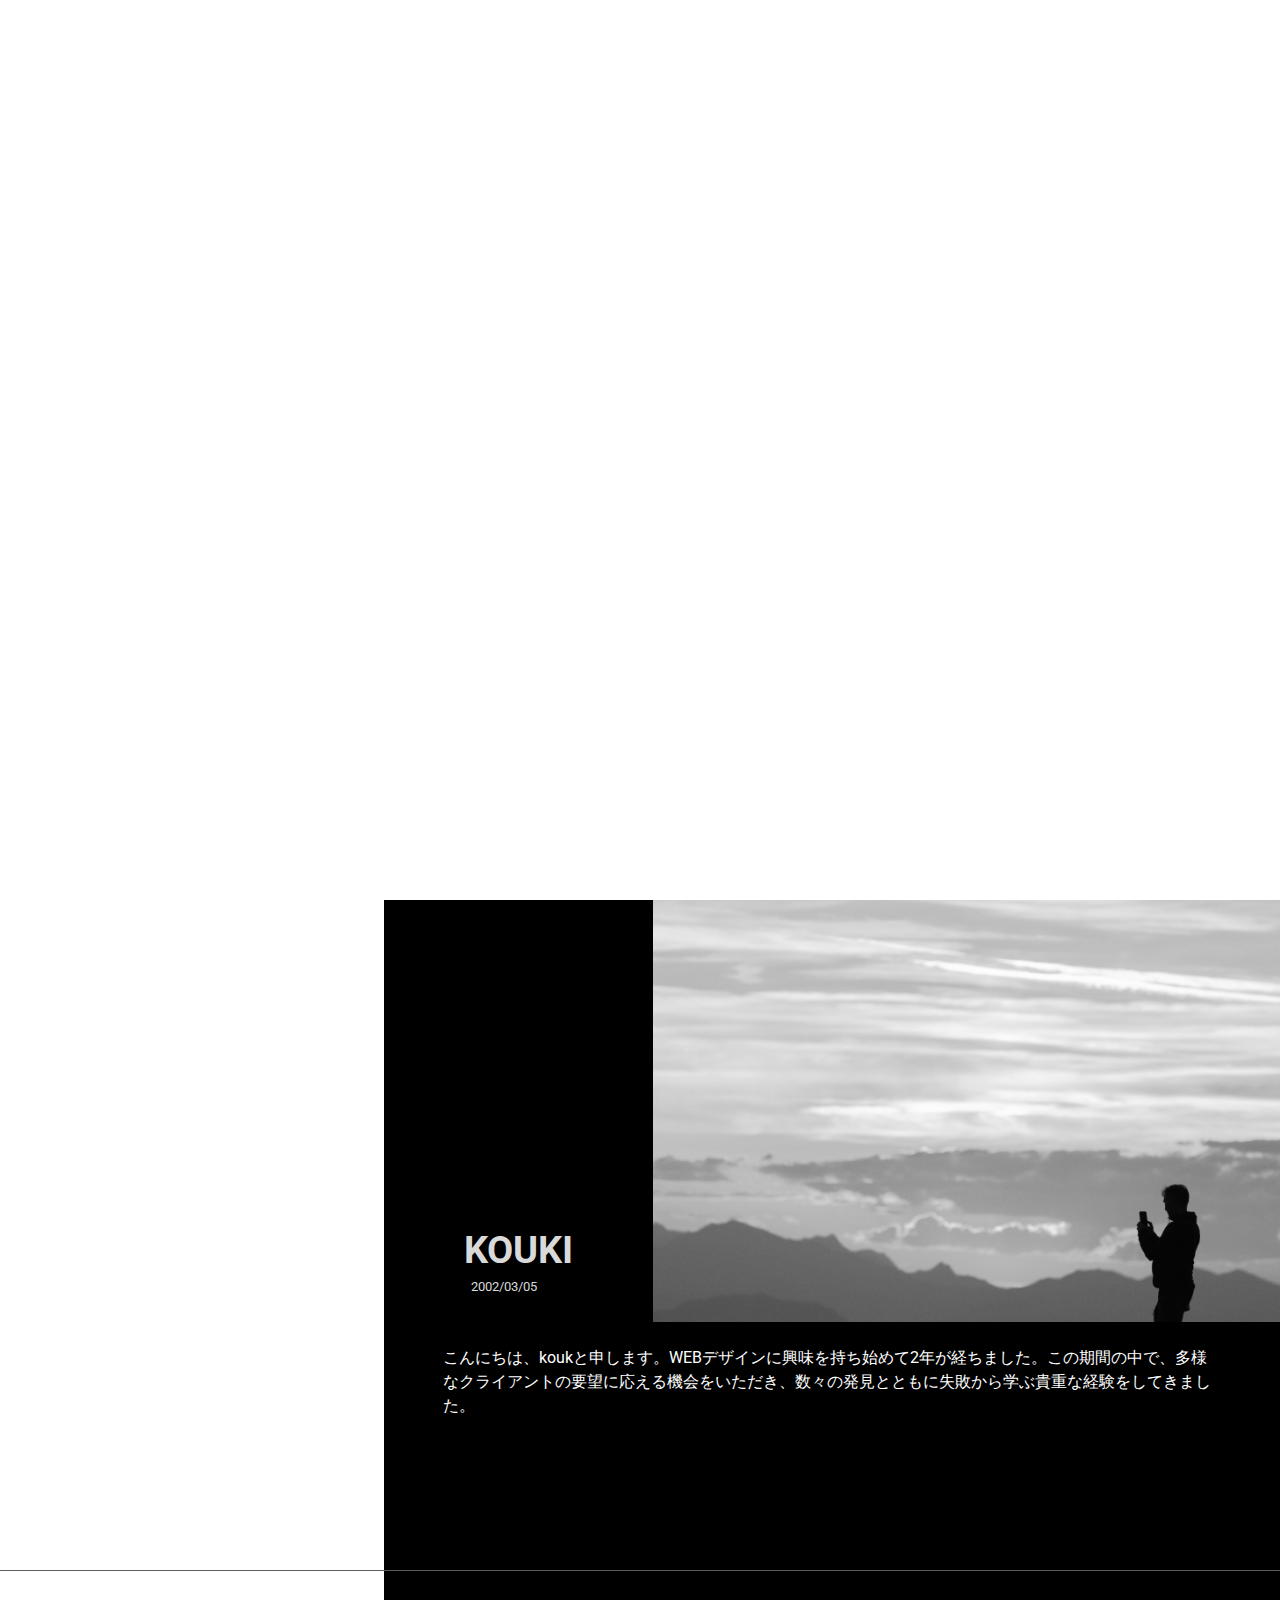
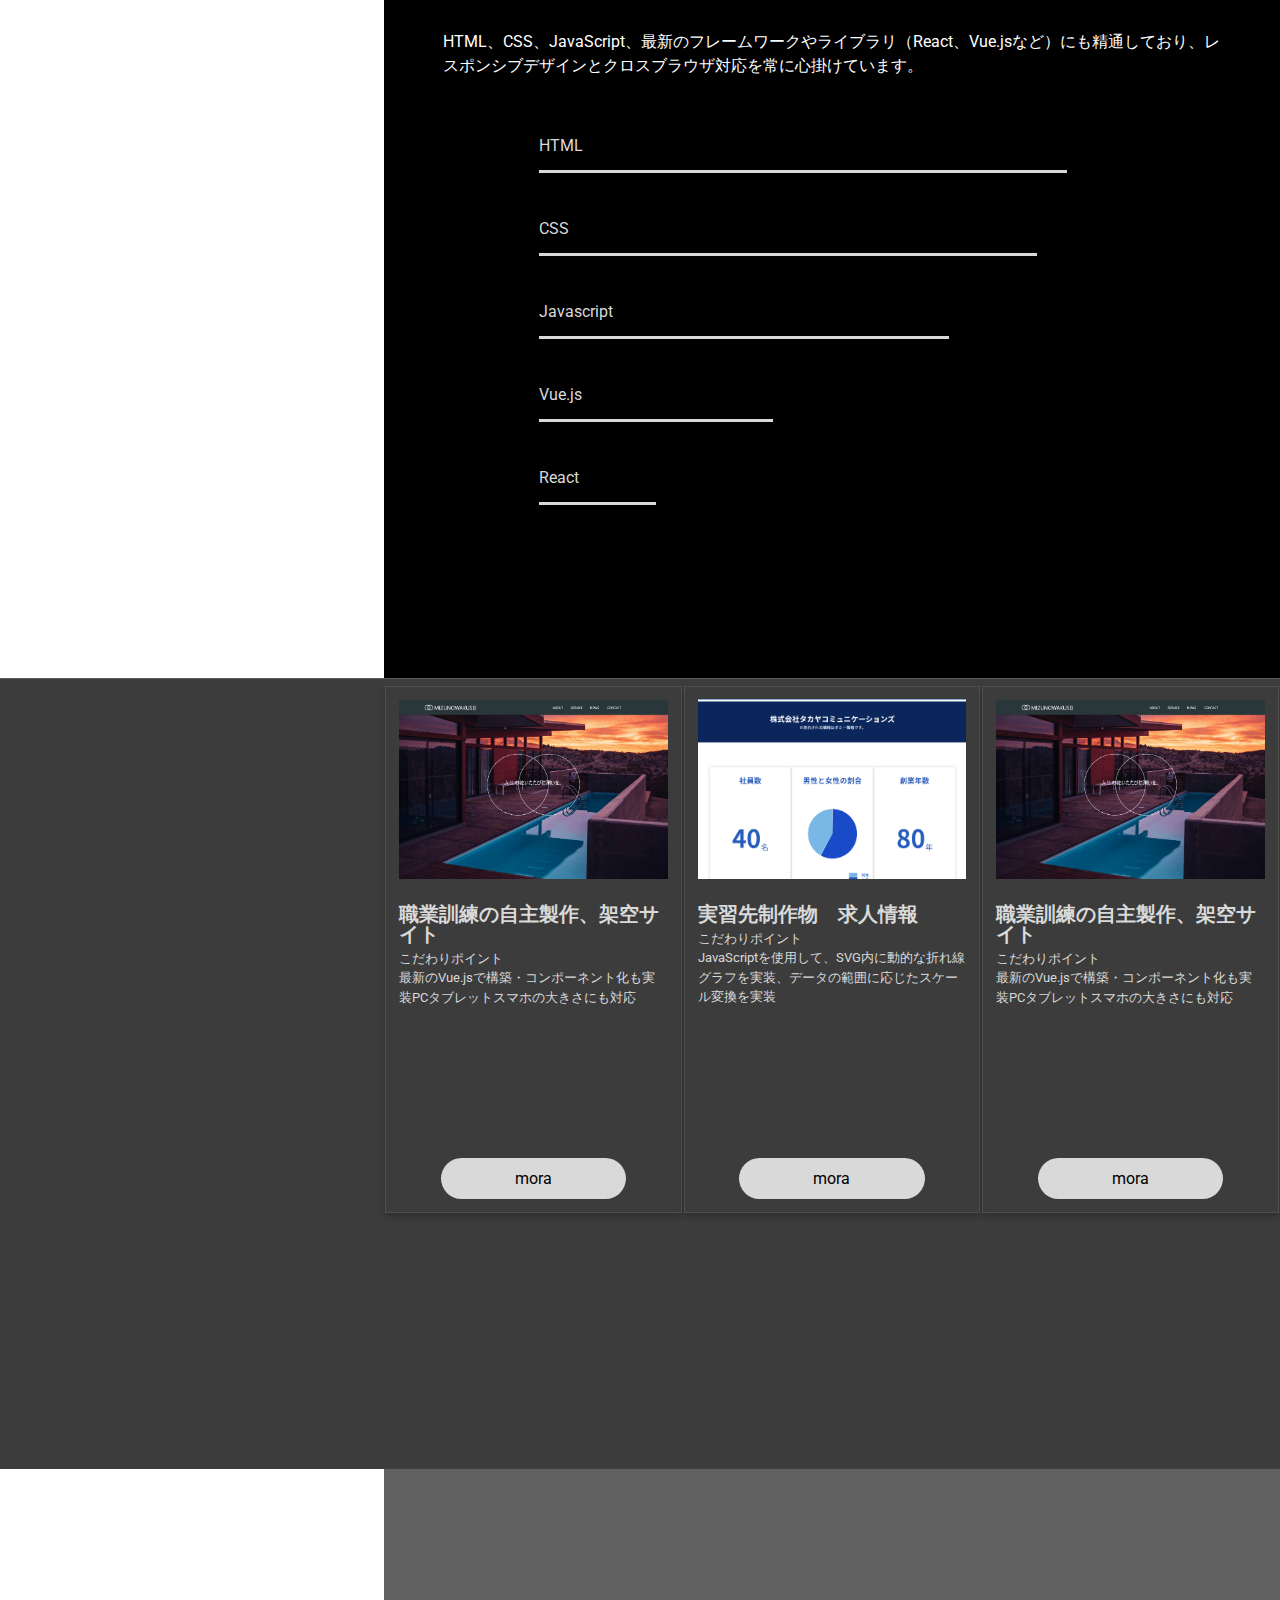
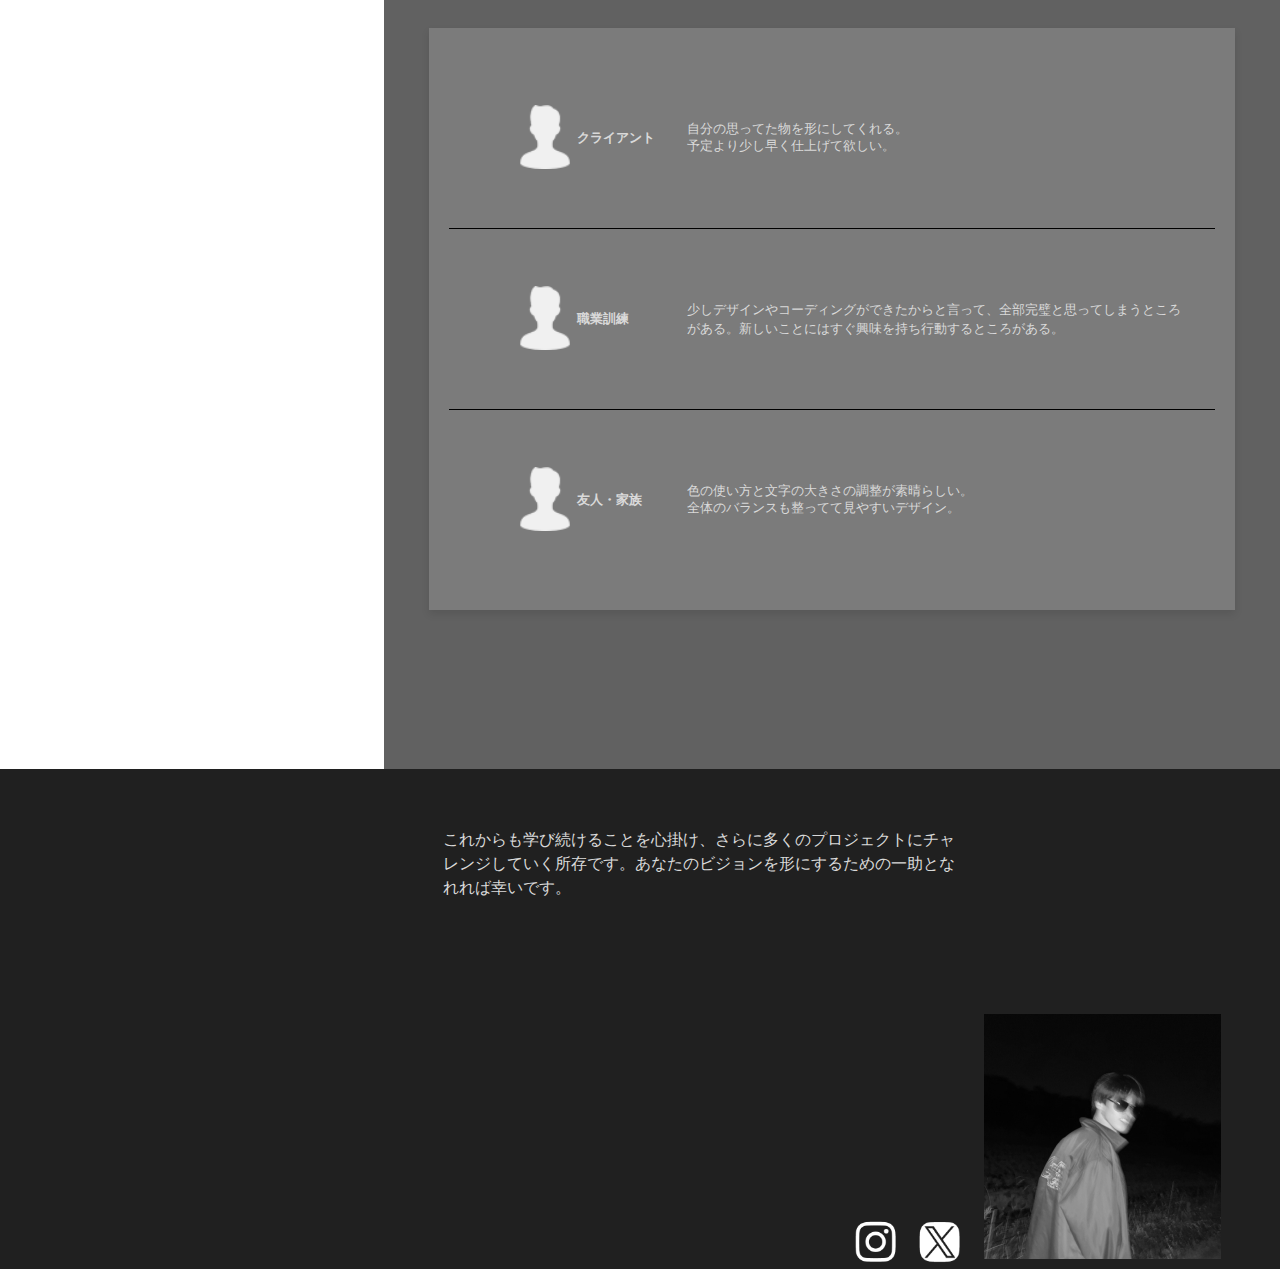
<file: portfolio-first/index.html>
<!DOCTYPE html>
<html lang="ja">

<head>
    <meta charset="UTF-8">
    <meta name="viewport" content="width=device-width, initial-scale=1.0">
    <link rel="stylesheet" href="css/style.css">
    <link href="https://fonts.googleapis.com/css2?family=Roboto:wght@400;700&display=swap" rel="stylesheet">
    <script src="script.js" defer></script>
    <script src="content.js" defer></script>
    <title>k-criert/portfolio</title>
</head>

<body>

        <!-- ローディング画面用の要素、初めは非表示 -->
        <div id="outer-container">
            <div id="background" style="opacity: 0;"></div> <!-- 背景専用のタグ -->
            <div id="loading-container">
                <div id="text-container">
                    <div id="loading">K</div>
                    <div id="visual-wrapper">
                        <div id="visual">CREATE</div>
                    </div>
                </div>
                <svg width="70vw" height="20vw" viewBox="0 0 500 100" preserveAspectRatio="xMidYMid meet"
                    style="position: absolute; top: 50%; left: 50%; transform: translate(-50%, -50%);">
                    <rect id="frame" x="0" y="0" width="500" height="100"  fill="white" stroke="black" stroke-width="3" />
                </svg>

            </div>
        </div>
        <!-- ハンバーガーメニューボタン -->
        <div class="hamburger-menu">
            <button class="hamburger" aria-label="メニューを開く">
                <span></span>
                <span></span>
                <span></span>
            </button>
        </div>
        <header id="header" class="nav-menu">
            <div class="header-wrapper">
                <ul>
                    <li><a href="#top" id="top-btn">TOP</a></li>
                    <li><a href="#about" id="about-btn">ABOUT</a></li>
                    <li><a href="#works" id="works-btn">WORKS</a></li>
                    <li><a href="#testimonials" id="testimonials-btn">TESTIMONIALS</a></li>
                    <li><a href="#sns" id="sns-btn">SNS</a></li>
                </ul>
            </div>
        </header>
        <main id="top" class="scroll-section">
            <div class="top-contenir">
                <div class="top-wrapper">
                    <h1>K-CREATE</h1>
                    <p class="top-text-line">Designing the Future</p>
                </div>
            </div>
            <section id="about" class="scroll-section">
                <div id="about-flex">
                    <div class="about-wrapper">
                        <div class="about-contenir">
                            <div class="about-text">
                                <div class="text-letter">
                                    <h2>KOUKI</h2>
                                    <p>2002/03/05</p>
                                </div>
                            </div>
                            <img src="image/tobias-rademacher-uTjbuFbhTug-unsplash 1.jpg" alt="デザイナーKOUKIのポートレート画像">
                        </div>
                        <div class="about-paragraph">
                            <p>こんにちは、koukと申します。WEBデザインに興味を持ち始めて2年が経ちました。この期間の中で、多様なクライアントの要望に応える機会をいただき、数々の発見とともに失敗から学ぶ貴重な経験をしてきました。
                            </p>
                        </div>
                    </div>

                </div>
                <div id="about-flex">
                    <div class="about-wrapper skli">
                        <p> HTML、CSS、JavaScript、最新のフレームワークやライブラリ（React、Vue.jsなど）にも精通しており、レスポンシブデザインとクロスブラウザ対応を常に心掛けています。
                        </p>
                        <div class="skli-sheet">
                            <div></div>
                            <div class="sklli-level">
                                <ul>
                                    <li>HTML</li>
                                    <li>CSS</li>
                                    <li>Javascript</li>
                                    <li>Vue.js</li>
                                    <li>React</li>
                                </ul>
                            </div>
                            <div></div>
                        </div>
                    </div>
            </section>
            <section id="works" class="scroll-section">
                <div class="container">
                    <div class="box">
                        <img src="image/works-image1.png" alt="Vue.jsを使った架空の職業訓練サイトのスクリーンショット">
                        <div class="content-group">
                            <h2>職業訓練の自主製作、架空サイト</h2>
                            <p>こだわりポイント<br/> 最新のVue.jsで構築・コンポーネント化も実装PCタブレットスマホの大きさにも対応</p>
                        </div>
                        <a href="../hoteru-mizunowakusei/hoteru.html">mora</a>
                    </div>  
                    <div class="box">
                        <img src="image/works-image2.png" alt="Vue.jsを使った架空の職業訓練サイトのスクリーンショット">
                        <div class="content-group">
                            <h2>実習先制作物　求人情報</h2>
                            <p>こだわりポイント<br/>JavaScriptを使用して、SVG内に動的な折れ線グラフを実装、データの範囲に応じたスケール変換を実装</p>
                        </div>
                        <a href="../recruitdigital/recruit.html">mora</a>
                    </div>
                    <div class="box">
                        <img src="image/works-image1.png" alt="Vue.jsを使った架空の職業訓練サイトのスクリーンショット">
                        <div class="content-group">
                            <h2>職業訓練の自主製作、架空サイト</h2>
                            <p>こだわりポイント<br/> 最新のVue.jsで構築・コンポーネント化も実装PCタブレットスマホの大きさにも対応</p>
                        </div>
                        <a href="../hoteru-mizunowakusei/hoteru.html">mora</a>
                    </div>
                </div>
            </section>
            <section id="testimonials" class="scroll-section">
                <div class="testimonials-container">
                    <div class="testimonials-box">
                        <div class="testimonial-item">
                            <div class="icon-text-box">
                                <span class="icon"><img src="image/男性の人物アイコン素材 2.png" alt="クライアントのフィードバックを示すアイコン"></span>
                                <span class="label">クライアント</span>
                            </div>
                            <div class="content-box">
                                <ul class="content">
                                    <li>自分の思ってた物を形にしてくれる。</li>
                                    <li>予定より少し早く仕上げて欲しい。</li>
                                </ul>
                            </div>
                        </div>
                        <div class="testimonial-item">
                            <div class="icon-text-box">
                                <span class="icon"><img src="image/男性の人物アイコン素材 2.png" alt="職業訓練のフィードバックアイコン"></span>
                                <span class="label">職業訓練</span>
                            </div>
                            <div class="content-box">
                                <p class="content">少しデザインやコーディングができたからと言って、全部完璧と思ってしまうところがある。新しいことにはすぐ興味を持ち行動するところがある。
                                </p>
                            </div>
                        </div>
                        <div class="testimonial-item">
                            <div class="icon-text-box">
                                <span class="icon"><img src="image/男性の人物アイコン素材 2.png" alt="友人・家族のフィードバックアイコン"></span>
                                <span class="label">友人・家族</span>
                            </div>
                            <div class="content-box">
                                <ul class="content">
                                    <li>色の使い方と文字の大きさの調整が素晴らしい。</li>
                                    <li>全体のバランスも整ってて見やすいデザイン。</li>
                                </ul>
                            </div>
                        </div>
                    </div>
                </div>
            </section>
        </main>
        <footer id="sns" class="scroll-section">
            <div class="sns-container">
                <div class="sns-content">
                    <div class="sns-message">
                        <p>これからも学び続けることを心掛け、さらに多くのプロジェクトにチャレンジしていく所存です。あなたのビジョンを形にするための一助となれれば幸いです。</p>
                    </div>
                    <div class="sns-links">
                        <div class="social-icons">
                            <img src="image/kjinoicevc 1.png" alt="KOUKIのSNSリンクアイコン1">
                            <img src="image/kjinoicevcXXX 1.png" alt="KOUKIのSNSリンクアイコン2">
                        </div>
                        <div class="brand-logo">
                            <img src="image/knkjn 1.png" alt="KOUKIのブランドロゴ">
                        </div>
                    </div>

                </div>
            </div>
        </footer>
</body>

</html>
</file>
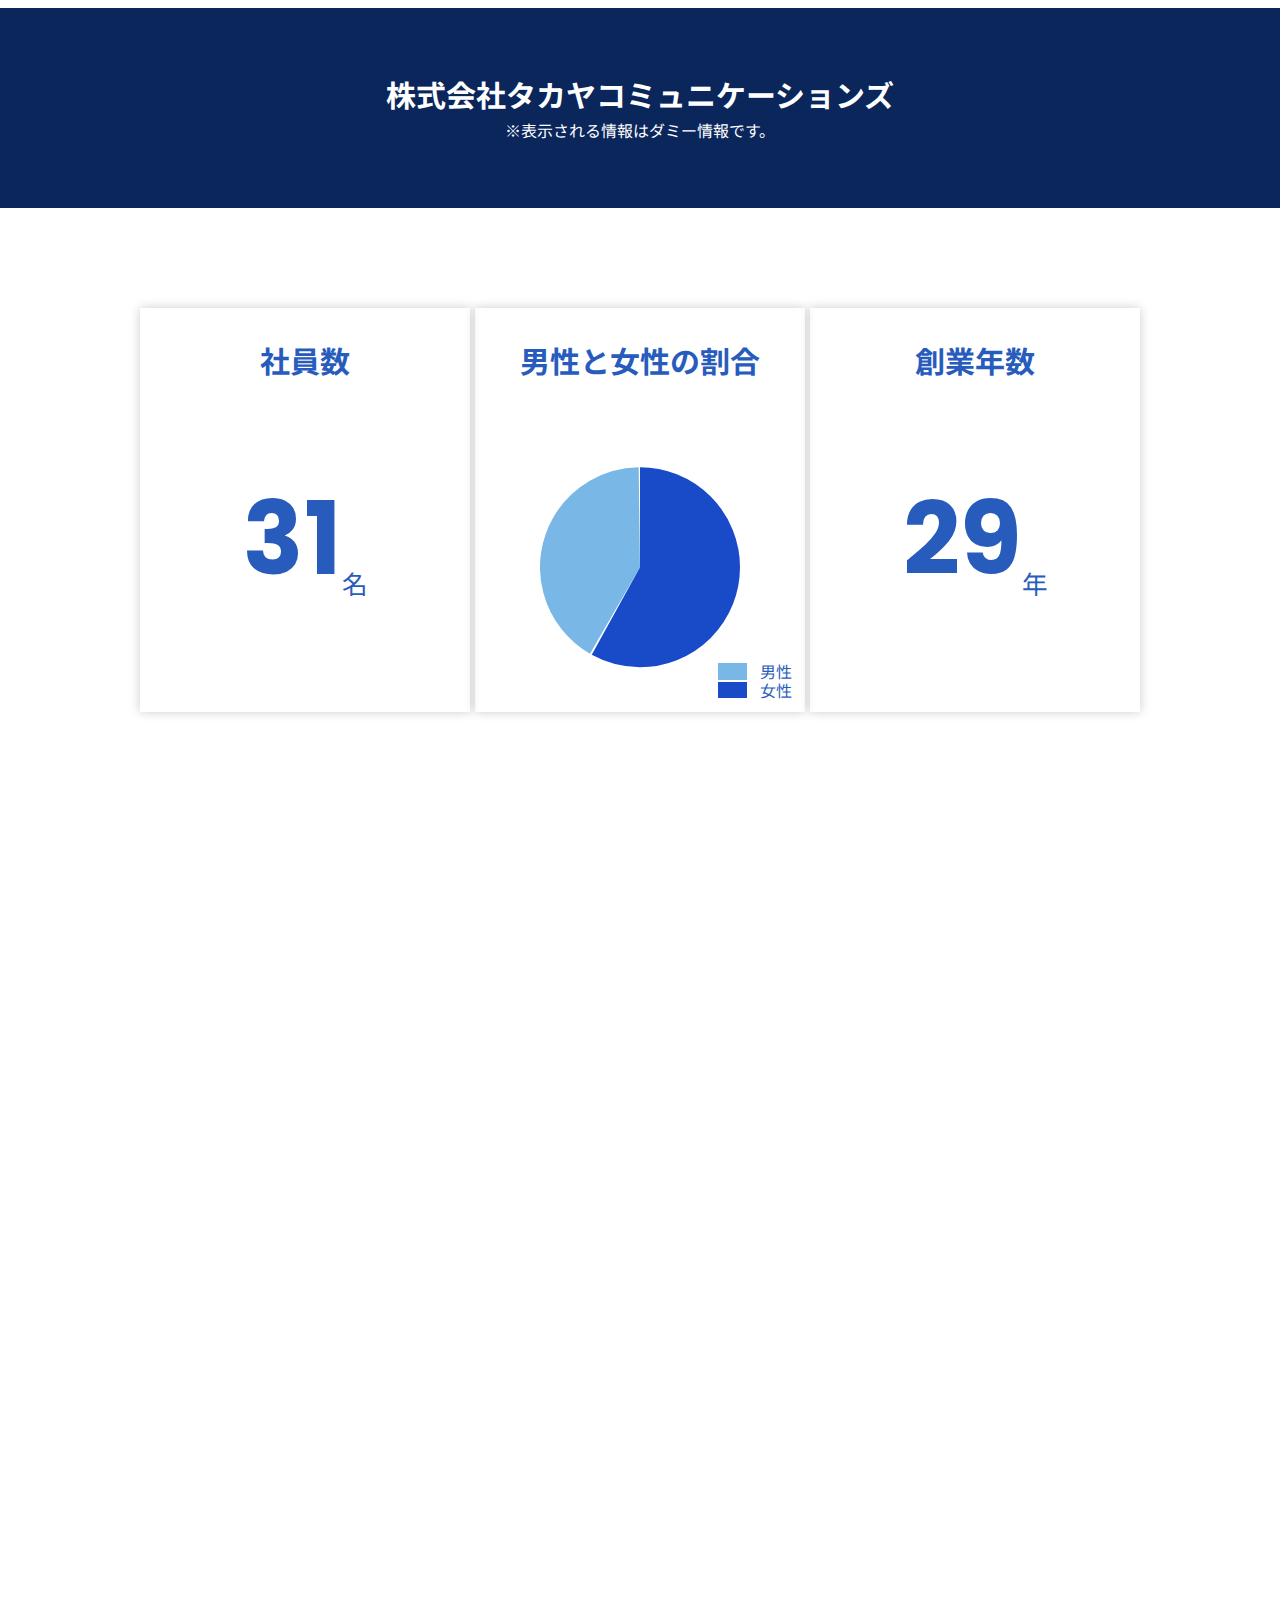
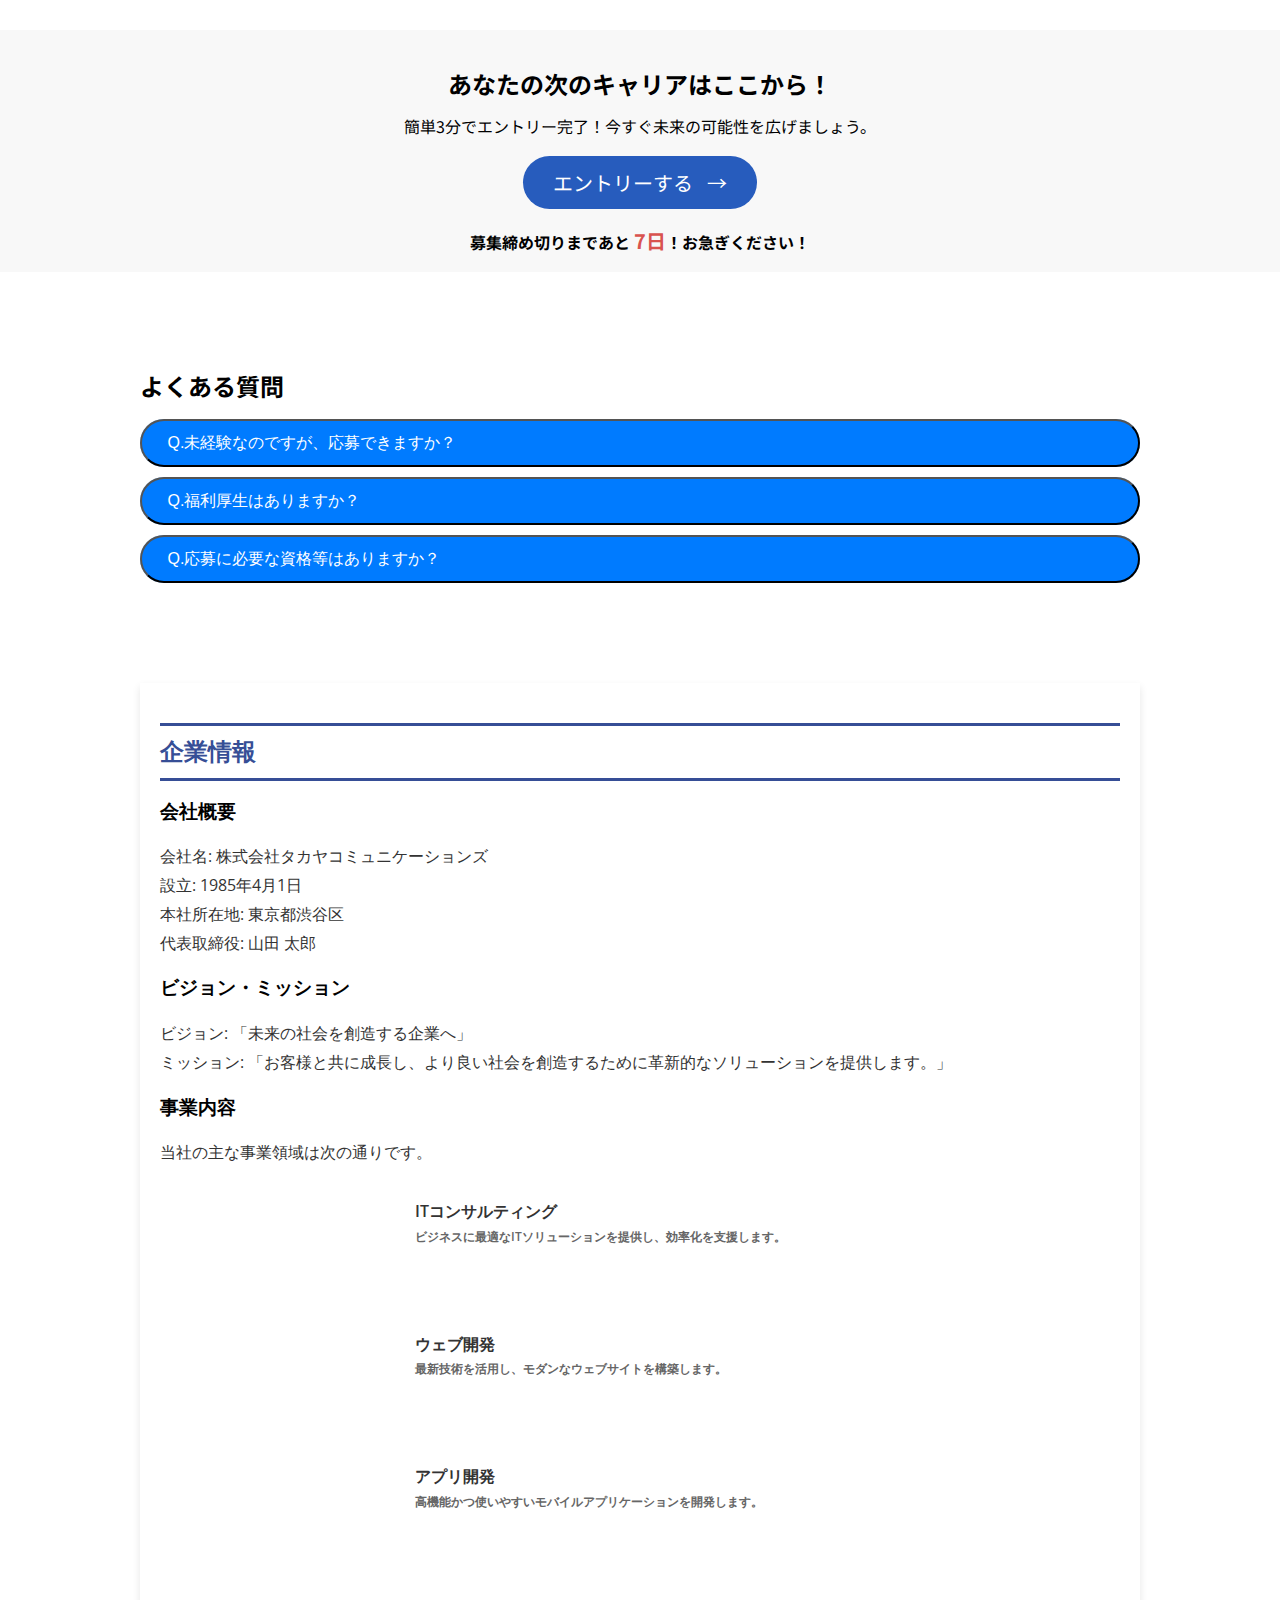
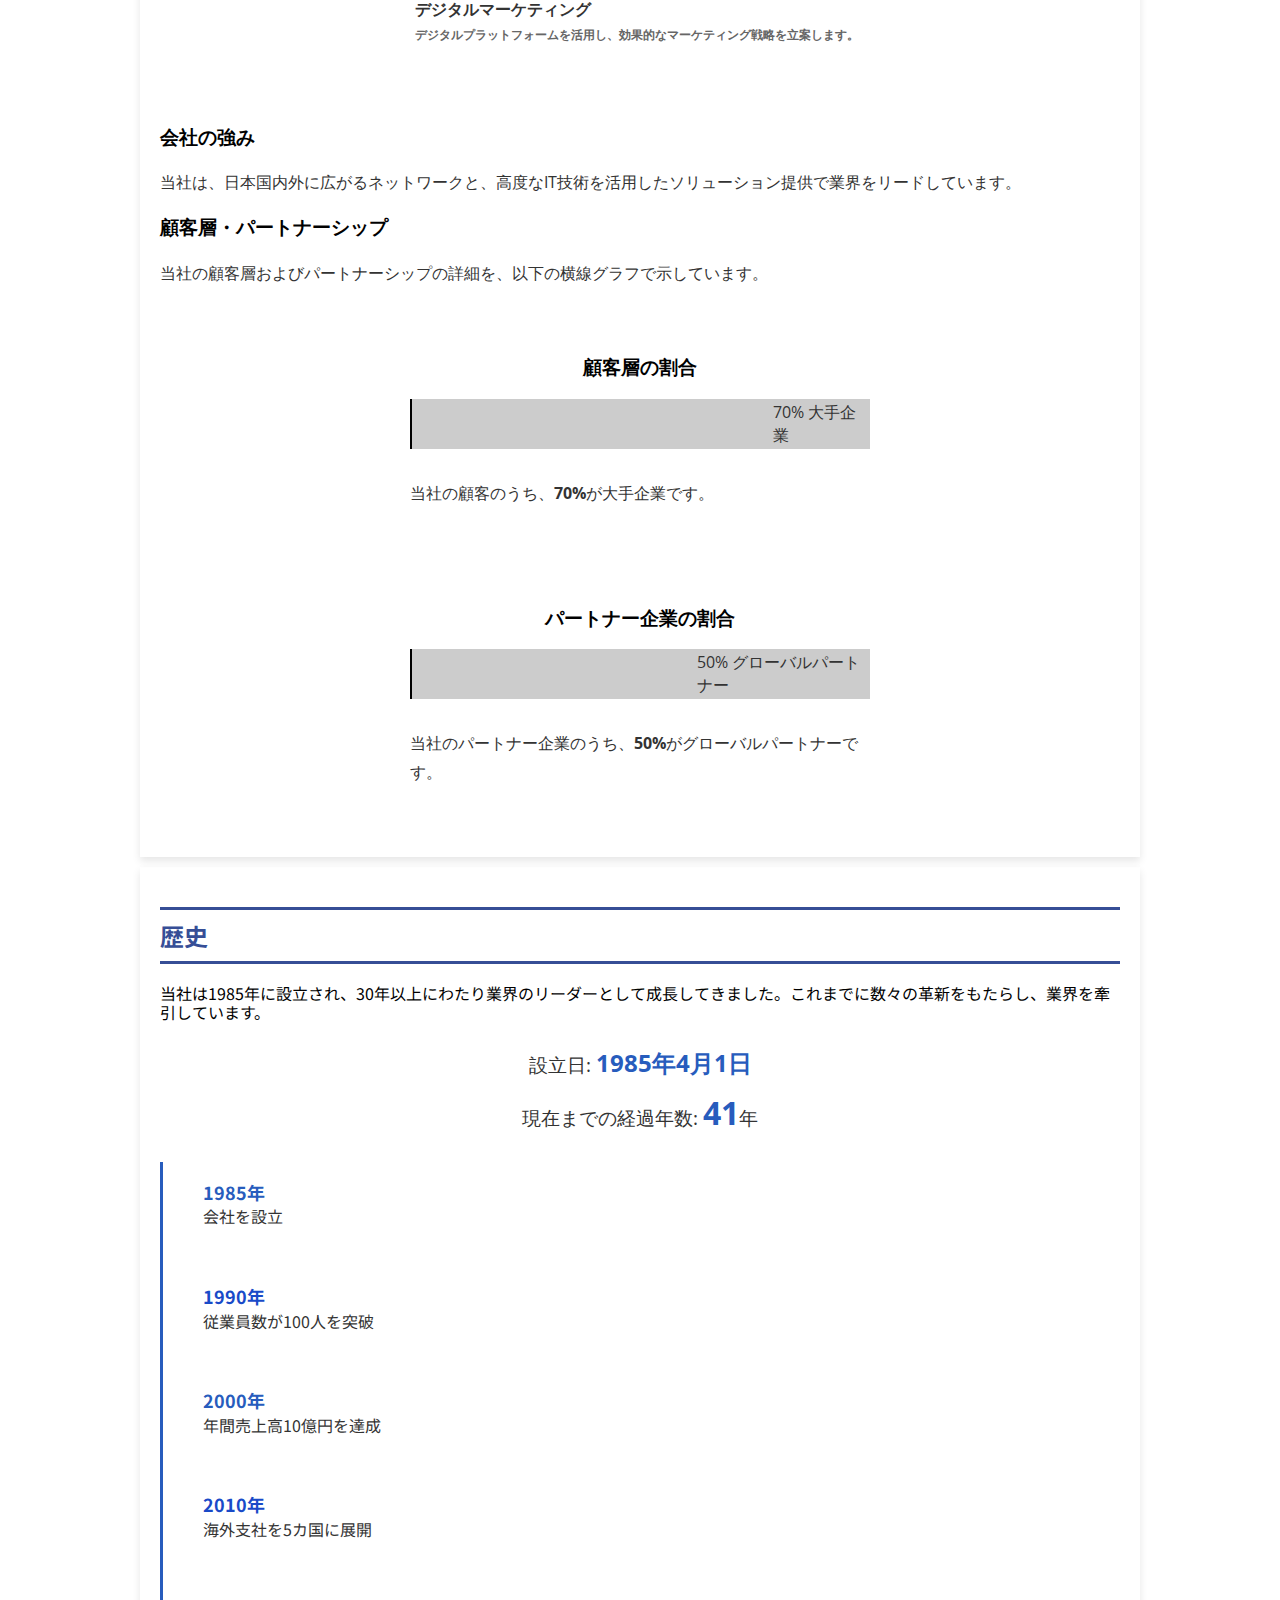
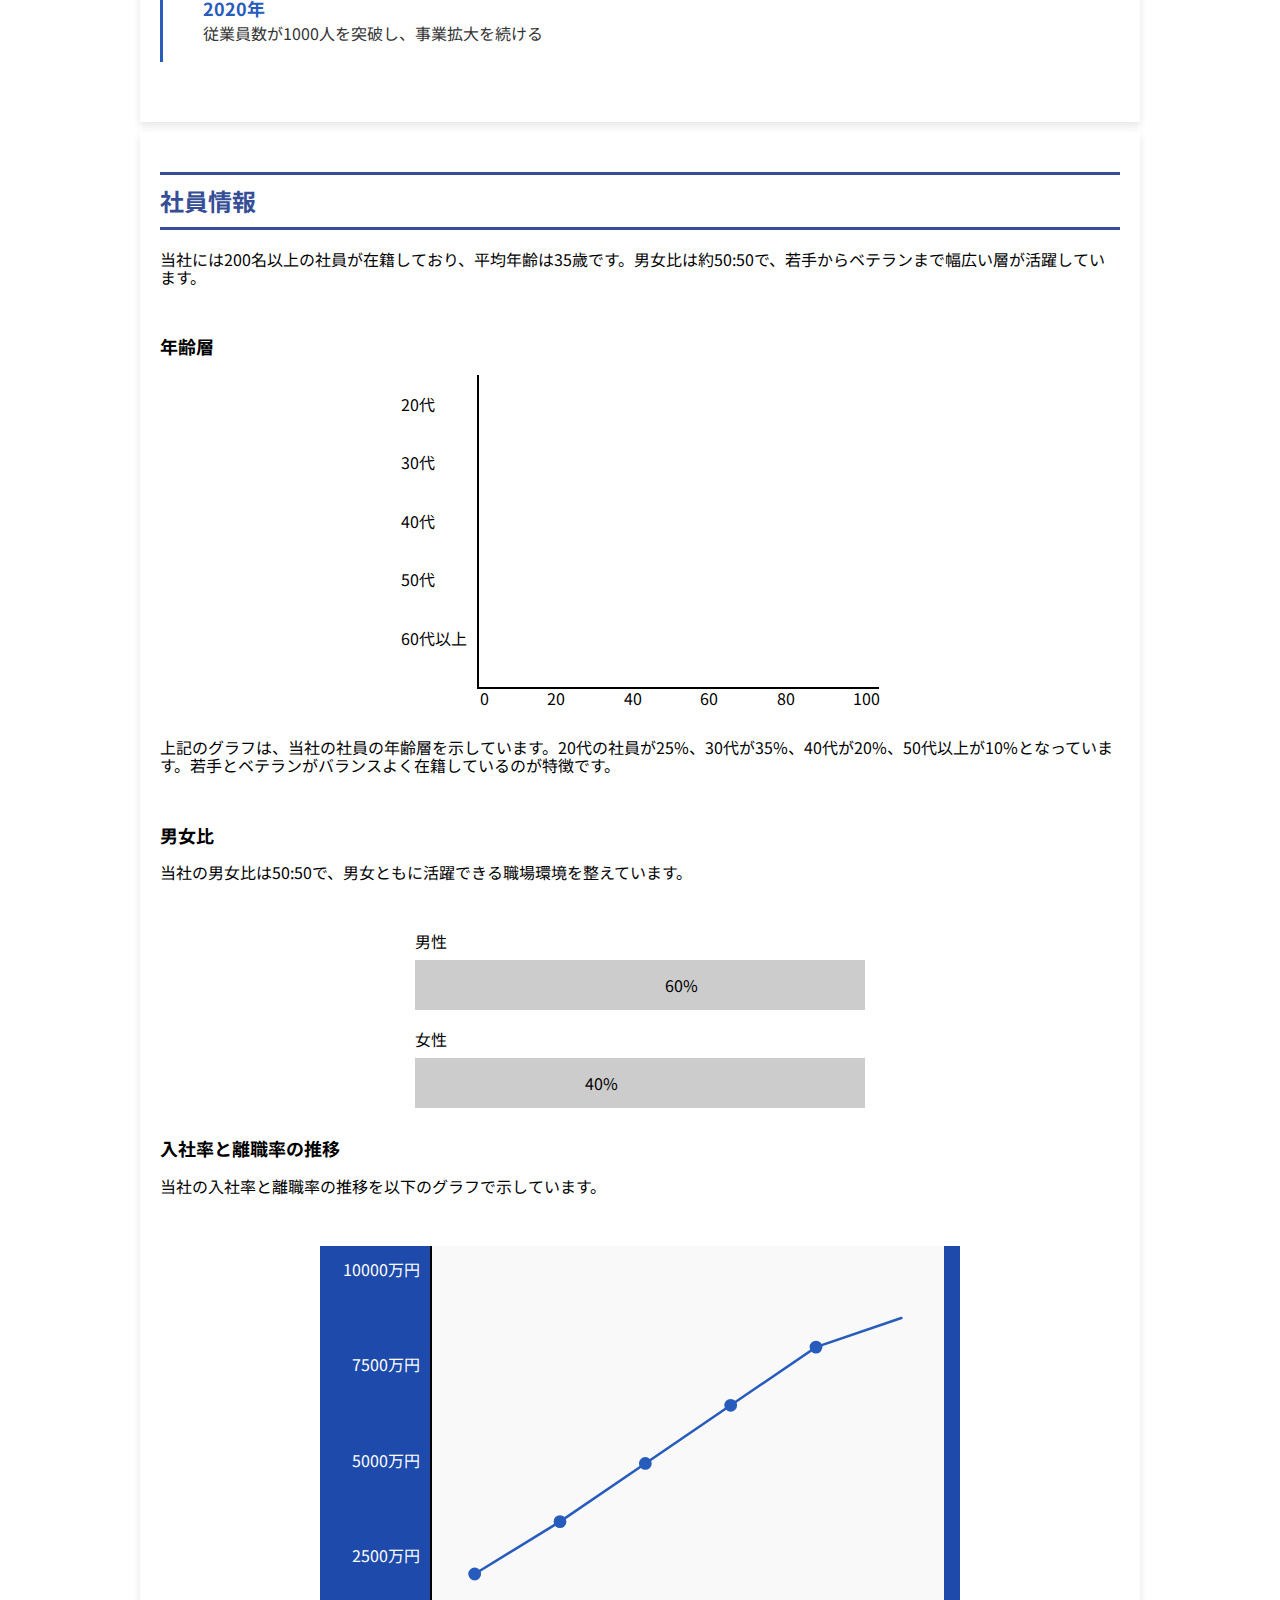
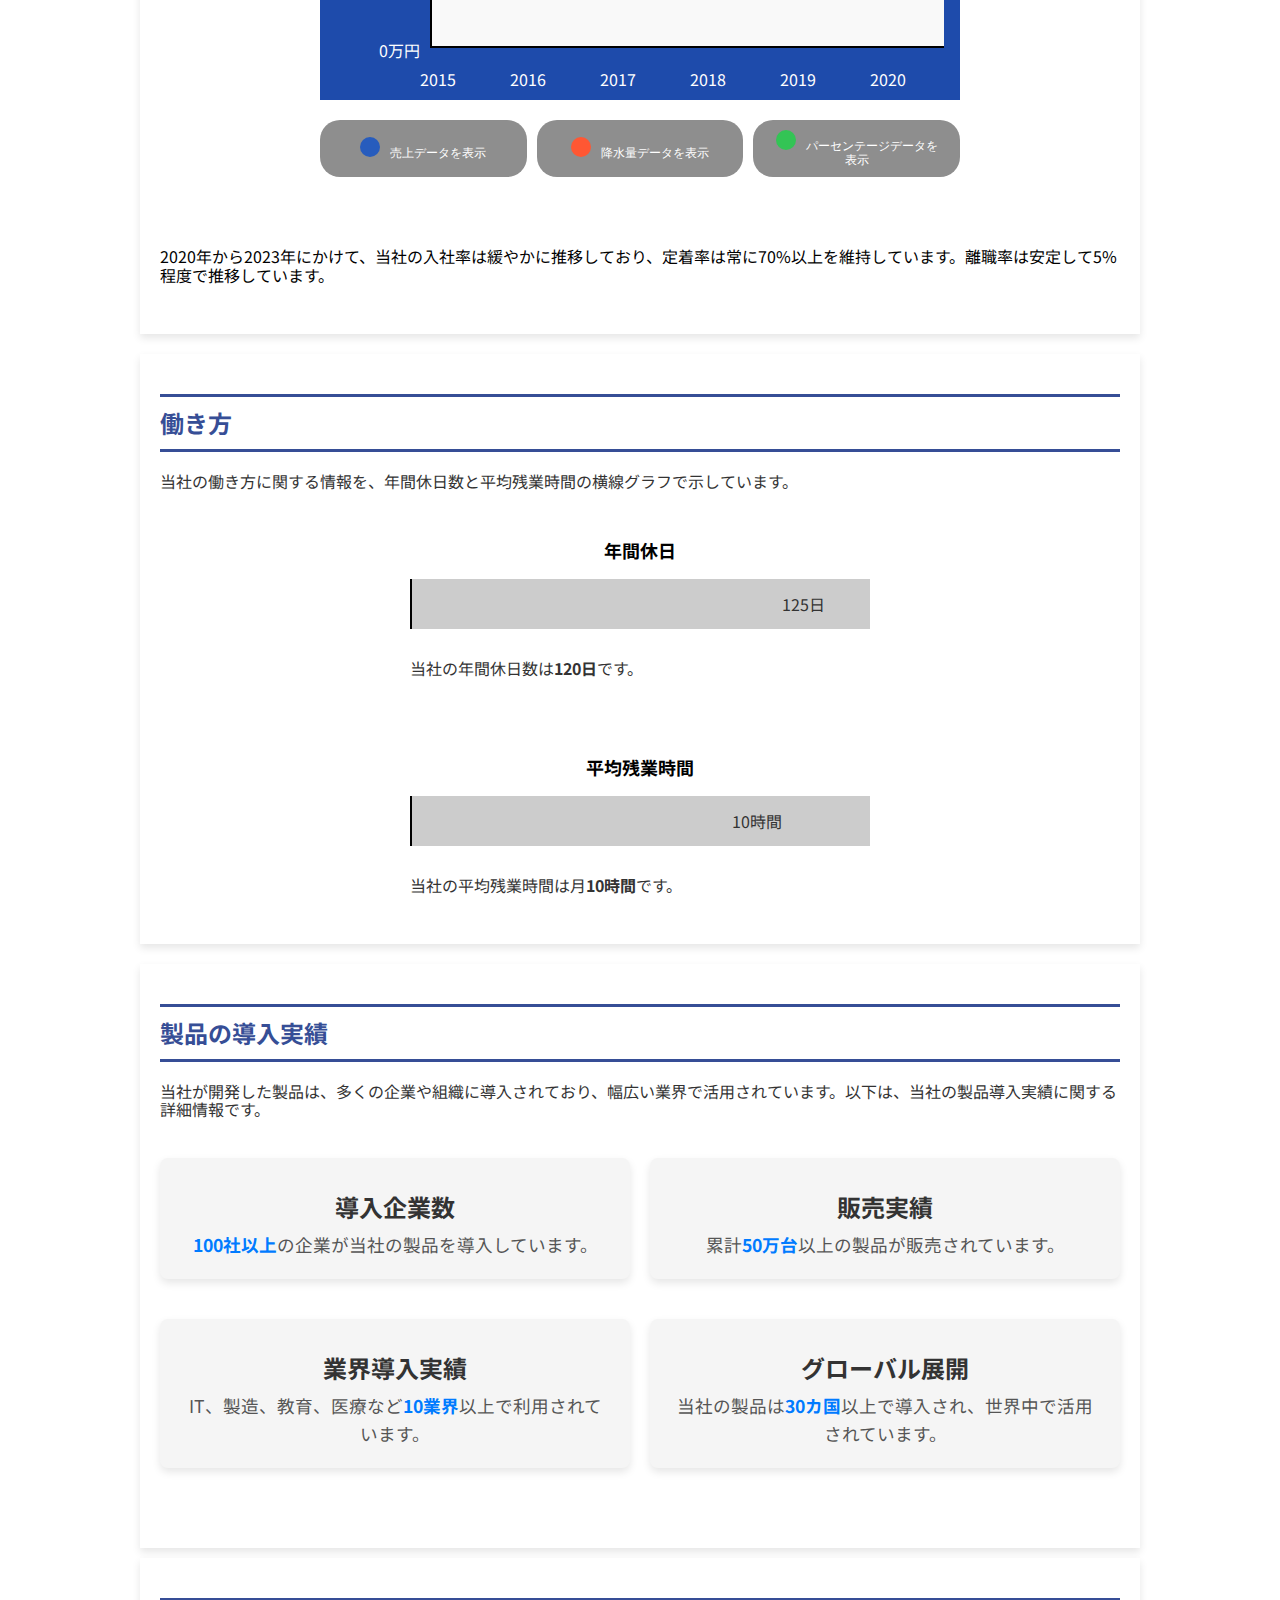
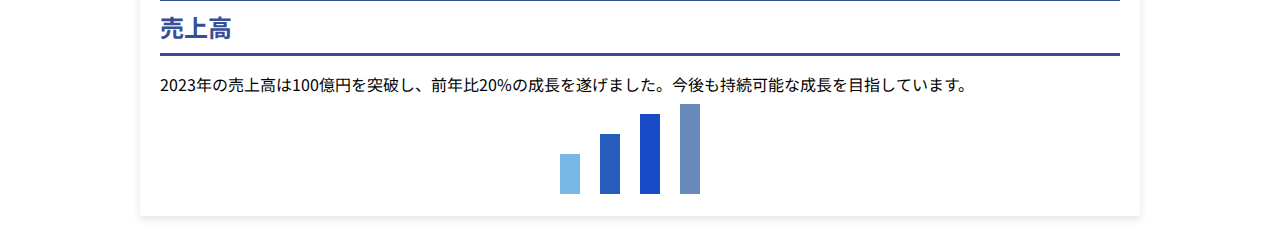
<file: recruitdigital/index.html>
<!DOCTYPE html>
<html lang="ja">

<head>
    <meta charset="UTF-8">
    <meta name="viewport" content="width=device-width, initial-scale=1.0">
    <link rel="stylesheet" href="./css/import.css">
    <script src="./js/script.js" defer></script>
    <script src="./js/number.js" defer></script>
    <script src="./js/chart.js" defer></script>
    <title>求人サイトの統計情報</title>
</head>
<title>求人サイトの統計情報</title>

<body>
    <header id="header">
        <div class="header-wrapper">
            <h1>株式会社タカヤコミュニケーションズ</h1>
            <p>※表示される情報はダミー情報です。</p>
        </div>
    </header>

    <div class="fade-in-container">
        <!-- <div class="catchphrase">
            <p class="title-with-border">20代若者から圧倒的に支持される</p>
            <small>No.1の求人サイトです</small>
        </div> -->

        <!-- 新しいテキストを追加 -->
        <!-- <p class="additional-info">数ある成果型媒体で利用ユーザー数No.1を獲得した業界最大級の求人サイトです。</p> -->
    </div>


    <div class="statistics">
        <!-- 年齢分布の円グラフ -->
        <div class="stat fade-in-section nav-item" data-target="section1">
            <a href="#section1">
                <div class="studio">
                    <h2>社員数</h2>
                    <div class="stat-box">
                        <div class="style-box">
                            <div id="number1" class="number-display">0</div>
                            <div class="unit">
                                <p>名</p>
                            </div>
                        </div>
                    </div>
                </div>
            </a>
            <!-- <p>20代: 44%,  40代: 14%, 50代以上: 11%</p> -->
        </div>
        <!-- 性別分布の円グラフ -->
        <div class="stat fade-in-section nav-item" data-target="section2">
            <a href="#section2">
                <div class="studio">
                    <h2>男性と女性の割合</h2>
                        <div class="gender-distribution">
                            <div class="gender-legend"></div>
                            <!-- <div class="gender-parcent" style="display: flex;">
                                <p>40%</p>
                                <p>60%</p>
                            </div> -->
                            <svg width="18vw" height="18vw" viewBox="0 0 200 200">
                                <!-- 40% の部分（小さい部分） -->
                                <circle cx="100" cy="100" r="50" stroke="#79b7e6" stroke-width="100" fill="none"
                                    class="small-arc"></circle>
                                <!-- 60% の部分（大きい部分） -->
                                <circle x="10" cx="100" cy="100" r="50" stroke="#194ac8" stroke-width="100" fill="none"
                                    stroke-dasharray="377" stroke-dashoffset="377" class="large-arc"></circle>
                            </svg>
                            <div class="gender-icon">
                                <div class="gender-item male"><span></span>
                                    <p>男性</p>
                                </div>
                                <div class="gender-item female"><span></span>
                                    <p>女性</p>
                                </div>
                            </div>
                        </div>
                </div>
            </a>
        </div>

        <!-- 職種分布の円グラフ -->
        <div class="stat fade-in-section nav-item" data-target="section3">
            <a href="#section3">
                <div class="studio">
                    <h2>創業年数</h2>
                    <div class="stat-box">
                        <div class="style-box">
                            <div id="number2" class="number-display">0</div>
                            <div class="unit">
                                <p>年</p>
                            </div>
                        </div>
                    </div>
                </div>
            </a>
            <!-- <p>フリーター: 33%, 会社員: 22%, 学生: 21%,</p> -->
        </div>
        <div class="stat fade-in-section nav-item" data-target="section4">
            <a href="#section4">
                <div class="studio">
                    <h2>離職率</h2>
                    <div class="studio">
                        <div class="stat-box">
                            <div class="style-box">
                                <div id="number3" class="number-display">0</div>
                                <div class="unit">
                                    <p>%</p>
                                </div>
                            </div>
                        </div>
                    </div>
                </div>
            </a>
            <!-- <p>フリーター: 33%, 会社員: 22%, 学生: 21%,</p> -->
        </div>
        <div class="stat fade-in-section nav-item" data-target="section5">
            <a href="#section5">
                <div class="studio">
                    <h2>製品の導入実績</h2>
                    <div class="studio">
                        <div class="stat-box">
                            <div class="style-box">
                                <div id="number4" class="number-display size">0</div>
                                <!-- <p>フリーター: 33%, 会社員: 22%, 学生: 21%,</p> -->
                                <div class="unit">
                                    <p>社</p>
                                </div>
                            </div>
                        </div>
                    </div>
                </div>
            </a>
        </div>
        <div class="stat fade-in-section nav-item" data-target="section6">
            <a href="#section6">
                <div class="studio">
                    <h2>有給休暇取得率</h2>
                        <svg class="pi-graph-ring " viewBox="0 0 40 20" width="20vw" height="200">
                            <circle class="job-yellow" cx="50%" cy="50%" r="15.9154" />
                            <circle class="job-blue" cx="50%" cy="50%" r="15.9154" />
                            <text id="number7" class="number-display" x="25%" y="100%" text-anchor="middle"
                                dominant-baseline="middle" font-size="10
                                        " fill="#275cbd" transform="rotate(90 20 20)">0</text>
                            <text x="25%" y="140%" text-anchor="middle" dominant-baseline="middle" font-size="5
                                        " fill="black" transform="rotate(90 20 20)">%</text>
                        </svg>
                        </svg>
                </div>
            </a>
            <!-- <p>フリーター: 33%, 会社員: 22%, 学生: 21%,</p> -->
        </div>
        <div class="stat fade-in-section nav-item" data-target="section6">
            <a href="#section7">
                <div class="studio">
                    <h2>年間休日</h2>
                    <div class="stat-box">
                        <div class="style-box">
                            <div id="number5" class="number-display size">0</div>
                            <!-- <p>フリーター: 33%, 会社員: 22%, 学生: 21%,</p> -->
                            <div class="unit">
                                <p>回</p>
                            </div>
                        </div>
                    </div>
                </div>
            </a>
            <!-- <p>フリーター: 33%, 会社員: 22%, 学生: 21%,</p> -->
        </div>
        <div class="stat fade-in-section nav-item" data-target="section8">
            <a href="#section8">
                <div class="studio">    
                    <h2>売上高</h2>
                    <svg width="20vw" height="200" viewBox="0 0 400 300" preserveAspectRatio="xMinYMin meet">
                        <!-- 棒 (残業時間データ) -->
                        <rect class="rect-bar" x="70" y="200" width="40" height="100" fill="#275cbd" />  <!-- Height increased to 100, y = 300 - 100 -->
                        <rect class="rect-bar" x="130" y="150" width="40" height="150" fill="#79b7e6" />  <!-- Height increased to 150, y = 300 - 150 -->
                        <rect class="rect-bar" x="190" y="210" width="40" height="90" fill="#275cbd" />   <!-- Height increased to 90, y = 300 - 90 -->
                        <rect class="rect-bar" x="250" y="170" width="40" height="130" fill="#79b7e6" />  <!-- Height increased to 130, y = 300 - 130 -->
                        <rect class="rect-bar" x="310" y="180" width="40" height="120" fill="#275cbd" />  <!-- Height increased to 120, y = 300 - 120 -->
                    </svg>
                </div>
            </a>
            <!-- <p>フリーター: 33%, 会社員: 22%, 学生: 21%,</p> -->
        </div>
        <div class="stat fade-in-section nav-item" data-target="section5">
            <a href="#section9">
                <div class="studio">
                    <h2>累計取引者数</h2>
                    <div class="stat-box">
                        <div class="style-box">
                            <div id="number6" class="number-display size">0</div>
                            <!-- <p>フリーター: 33%, 会社員: 22%, 学生: 21%,</p> -->
                            <div class="unit">
                                <p>万人</p>
                            </div>
                        </div>
                    </div>
                </div>
                <!-- <p>フリーター: 33%, 会社員: 22%, 学生: 21%,</p> -->
        </div>
        </a>
    </div>
    <div id="date">

    </div>

    <div class="entry-section">
        <h2>あなたの次のキャリアはここから！</h2>
        <p>簡単3分でエントリー完了！今すぐ未来の可能性を広げましょう。</p>

        <!-- エントリーボタン -->
        <div class="entry-button-wrapper">
            <a href="#entry" class="entry-button">
                エントリーする
                <span class="arrow">→</span>
            </a>
        </div>

        <!-- 安心感やサポートを示す文 -->
        <p class="entry-deadline">募集締め切りまであと <span class="days-left">7日</span>！お急ぎください！</p>
    </div>
    <a href="#header" id="back-to-top" class="back-to-top">トップに戻る</a>
    <div id="faq">
        <div class="faq-section">
            <h2>よくある質問</h2>
            <div class="accordion-item">
                <button class="accordion-button">Q.未経験なのですが、応募できますか？</button>
                <div class="accordion-content">
                    <p>A.未経験の方も大歓迎です。</p>
                </div>
            </div>
            <div class="accordion-item">
                <button class="accordion-button">Q.福利厚生はありますか？</button>
                <div class="accordion-content">
                    <p>A.一般的な福利厚生の他に、通勤手当／産前産後休暇・育児休業などもあり、年1回の社員旅行や誕生日には特別なプレゼントもございます。</p>
                </div>
            </div>
            <div class="accordion-item">
                <button class="accordion-button">Q.応募に必要な資格等はありますか？</button>
                <div class="accordion-content">
                    <p>A.特に必要ありません。資格があれば優遇しますが、資格がなくても活躍している先輩はたくさんいます。</p>
                </div>
            </div>
        </div>
    </div>
    <div class="detail-pages">
        <div class="company-section">
            <section class="company-info">
                <h2>企業情報</h2>

                <!-- 会社概要 -->
                <h3>会社概要</h3>
                <p>会社名: 株式会社タカヤコミュニケーションズ<br>
                    設立: 1985年4月1日<br>
                    本社所在地: 東京都渋谷区<br>
                    代表取締役: 山田 太郎</p>

                <!-- 会社の成長を表すグラフ -->
                <!-- ビジョン・ミッション -->
                <h3>ビジョン・ミッション</h3>
                <p>ビジョン: 「未来の社会を創造する企業へ」<br>
                    ミッション: 「お客様と共に成長し、より良い社会を創造するために革新的なソリューションを提供します。」</p>

                <!-- 事業内容をピクトグラムで示す -->
                <h3>事業内容</h3>
                <p>当社の主な事業領域は次の通りです。</p>

                <div class="pictogram-section">
                    <div class="pictogram">

                        <p>ITコンサルティング</p>
                        <p class="description">ビジネスに最適なITソリューションを提供し、効率化を支援します。</p>
                        <svg width="400" height="50" xmlns="http://www.w3.org/2000/svg">
                            <!-- 男性の棒 -->
                            <rect x="0" y="0" width="0" height="50" fill="#275cbd" data-width="clamp(170px, 80vw, 240px)"></rect>
                        </svg>
                    </div>
                    <div class="pictogram">
                        <p>ウェブ開発</p>
                        <p class="description">最新技術を活用し、モダンなウェブサイトを構築します。</p>
                        <svg width="400" height="50" xmlns="http://www.w3.org/2000/svg">
                            <!-- 男性の棒 -->
                            <rect x="0" y="0" width="0" height="50" fill="#275cbd" data-width="clamp(170px, 80vw, 200px)"></rect>
                        </svg>
                    </div>
                    <div class="pictogram">
                        <p>アプリ開発</p>
                        <p class="description">高機能かつ使いやすいモバイルアプリケーションを開発します。</p>
                        <svg width="400" height="50" xmlns="http://www.w3.org/2000/svg">
                            <!-- 男性の棒 -->
                            <rect x="0" y="0" width="0" height="50" fill="#275cbd" data-width="clamp(170px, 80vw, 320px)"></rect>
                        </svg>
                    </div>
                    <div class="pictogram">
                        <p>デジタルマーケティング</p>
                        <p class="description">デジタルプラットフォームを活用し、効果的なマーケティング戦略を立案します。</p>
                        <svg width="400" height="50" xmlns="http://www.w3.org/2000/svg">
                            <!-- 男性の棒 -->
                            <rect x="0" y="0" width="0" height="50" fill="#275cbd" data-width="clamp(170px, 90vw, 400px)"></rect>
                        </svg>
                    </div>
                </div>


                <!-- 会社の強み -->
                <h3>会社の強み</h3>
                <p>当社は、日本国内外に広がるネットワークと、高度なIT技術を活用したソリューション提供で業界をリードしています。</p>

                <!-- 顧客層を図で示す -->
                <h3>顧客層・パートナーシップ</h3>
                <p>当社の顧客層およびパートナーシップの詳細を、以下の横線グラフで示しています。</p>

                <!-- 顧客層の横線グラフ -->
                <div class="customer-erea">
                    <div class="customer-child">
                        <h3>顧客層の割合</h3>
                        <div class="customer-style">
                            <svg width="370" height="50" xmlns="http://www.w3.org/2000/svg">
                                <!-- 男性の棒 -->
                                <rect x="0" y="0" width="0" height="50" fill="#275cbd" data-width="350"></rect>
                            </svg>
                            <p>70% 大手企業</p>
                        </div>
                        <p>当社の顧客のうち、<strong>70%</strong>が大手企業です。</p>
                    </div>
                    <div class="customer-child">
                        <h3>パートナー企業の割合</h3>
                        <div class="customer-style">
                            <svg width="320" height="50" xmlns="http://www.w3.org/2000/svg">
                                <rect x="0" y="0" width="0" height="50" fill="#275cbd" data-width="300"></rect>
                                <!-- 男性の棒 -->
                            </svg>
                            <p>50% グローバルパートナー</p>
                        </div>
                        <p>当社のパートナー企業のうち、<strong>50%</strong>がグローバルパートナーです。</p>
                    </div>

                </div>
            </section>
        </div>
        <!-- 歴史セクション -->

        <div class="history-section">
            <section class="history-info" id="section3">
                <h2>歴史</h2>
                <p>当社は1985年に設立され、30年以上にわたり業界のリーダーとして成長してきました。これまでに数々の革新をもたらし、業界を牽引しています。</p>
                <!-- 設立日を表示 -->
                <div class="history-text">
                    <p>設立日: <span id="establishment-date">1985年4月1日</span></p>

                    <!-- 経過年数を表示 -->
                    <p>現在までの経過年数: <span id="years-since-establishment"></span>年</p>
                </div>
                <div class="timeline">
                    <ul>
                        <li>
                            <span class="year">1985年</span>
                            <span class="detail">会社を設立</span>
                        </li>
                        <li>
                            <span class="year">1990年</span>
                            <span class="detail">従業員数が100人を突破</span>
                        </li>
                        <li>
                            <span class="year">2000年</span>
                            <span class="detail">年間売上高10億円を達成</span>
                        </li>
                        <li>
                            <span class="year">2010年</span>
                            <span class="detail">海外支社を5カ国に展開</span>
                        </li>
                        <li>
                            <span class="year">2020年</span>
                            <span class="detail">従業員数が1000人を突破し、事業拡大を続ける</span>
                        </li>
                    </ul>
                </div>
            </section>
        </div>

        <div class="employee-section">
            <section class="employee-info color">
                <h2>社員情報</h2>
                <p>当社には200名以上の社員が在籍しており、平均年齢は35歳です。男女比は約50:50で、若手からベテランまで幅広い層が活躍しています。</p>

                <!-- 年齢層を示す横線グラフ (縦に並べる) -->
                <div id="section1" class="age-distribution">
                    <h3>年齢層</h3>
                    <div class="chart-container">
                        <!-- Y軸のラベル -->
                        <div class="y-axis-labels">
                            <p>20代</p>
                            <p>30代</p>
                            <p>40代</p>
                            <p>50代</p>
                            <p>60代以上</p>
                        </div>

                        <!-- SVGの棒グラフ -->
                        <div class="chart-svg">
                            <svg width="400" height="300" xmlns="http://www.w3.org/2000/svg">
                                <!-- 20代の棒 -->
                                <rect x="0" y="10" width="0" height="50" fill="#275cbd"
                                    data-width="clamp(170px, 40vw, 230px)"></rect>
                                <!-- 30代の棒 -->
                                <rect x="0" y="70" width="0" height="50" fill="#275cbd"
                                    data-width="clamp(200px, 60vw, 280px)"></rect>
                                <!-- 40代の棒 -->
                                <rect x="0" y="130" width="0" height="50" fill="#275cbd"
                                    data-width="clamp(170px, 40vw, 200px)"></rect>
                                <!-- 50代の棒 -->
                                <rect x="0" y="190" width="0" height="50" fill="#275cbd"
                                    data-width="clamp(70px, 40vw, 140px)"></rect>
                                <!-- 60代以上の棒 -->
                                <rect x="0" y="250" width="0" height="50" fill="#275cbd"
                                    data-width="clamp(40px, 40vw, 70px)"></rect>
                            </svg>
                        </div>
                    </div>
                    <div class="x-axis-labels">
                        <div></div>
                        <div class="x-axis-chlids">
                            <span>0</span>
                            <span>20</span>
                            <span>40</span>
                            <span>60</span>
                            <span>80</span>
                            <span>100</span>
                        </div>
                    </div>

                    <!-- 年齢層の説明 -->
                    <p class="chart-text">
                        上記のグラフは、当社の社員の年齢層を示しています。20代の社員が25%、30代が35%、40代が20%、50代以上が10%となっています。若手とベテランがバランスよく在籍しているのが特徴です。
                    </p>
                    <div class="age-gender-info" id="section2">
                        <h3>男女比</h3>
                        <p>当社の男女比は50:50で、男女ともに活躍できる職場環境を整えています。</p>
                        <div class="gender-chart">
                            <div class="gender-chart-graph">
                                <p>男性</p>
                                <div class="gender-child">
                                    <svg width="240" heigender-childght="50" xmlns="http://www.w3.org/2000/svg">
                                        <!-- 男性の棒 -->
                                        <rect x="0" y="0" width="0" height="50" fill="#275cbd" data-width="240"></rect>
                                    </svg>
                                    <p>60%</p>
                                </div>
                                <p>女性</p>
                                <div class="gender-child">
                                    <svg width="160" height="50" xmlns="http://www.w3.org/2000/svg">
                                        <rect x="0" y="0" width="0" height="50" fill="#275cbd" data-width="160"></rect>
                                        <!-- 男性の棒 -->
                                    </svg>
                                    <p>40%</p>
                                </div>
                            </div>
                            <!-- 女性の棒 -->
                        </div>

                    </div>

                    <div class="turnover-rate-section" id="section4">
                        <h3>入社率と離職率の推移</h3>
                        <p>当社の入社率と離職率の推移を以下のグラフで示しています。</p>
                        <!-- 入社率と離職率の折れ線グラフ -->
                        <div class="turnover-rate-item">
                            <!-- 入社率と離職率の折れ線グラフ (textタグを削除) -->
                            <div class="turnover-rate-item-intersection">
                                <!-- ガイド線とグラフ全体のコンテナ -->
                                <div id="chart">
                                    <div class="chart-config">
                                        <div class="chart-box">
                                            <!-- ガイド線（左側に値） -->
                                            <div class="y-axis">
                                                <div class="y-label" id="y-label-1">0</div>
                                                <div class="y-label" id="y-label-2">100</div>
                                                <div class="y-label" id="y-label-3">200</div>
                                                <div class="y-label" id="y-label-4">300</div>
                                                <div class="y-label" id="y-label-5">400</div>
                                            </div>
                                            <!-- グラフの表示領域（SVGを表示） -->
                                            <div id="line-chart">
                                                <svg viewBox="0 0 600 400" xmlns="http://www.w3.org/2000/svg"
                                                    id="sales-chart">
                                                    <path id="line1"></path>
                                                    <path id="line2"></path>
                                                    <path id="line3"></path>
                                                    <g id="dots1"></g>
                                                    <g id="dots2"></g>
                                                    <g id="dots3"></g>
                                                </svg>
                                            </div>
                                        </div>

                                        <!-- ガイド線（下に年数を表示） -->
                                        <div class="chart-bottombox">
                                            <div class="chart-chlid"></div>
                                            <div class="x-axis">
                                                <div class="x-label" id="x-label-1">2015</div>
                                                <div class="x-label" id="x-label-2">2016</div>
                                                <div class="x-label" id="x-label-3">2017</div>
                                                <div class="x-label" id="x-label-4">2018</div>
                                                <div class="x-label" id="x-label-5">2019</div>
                                                <div class="x-label" id="x-label-6">2020</div>
                                            </div>
                                        </div>
                                    </div>

                                    <div id="tooltip" class="tooltip"></div>

                                    <!-- グラフの凡例（色とデータ名）を追加 -->
                                    <div class="legend">

                                        <button id="showSales"><span id="showSales" class="legend-color"
                                                style="background-color: #275cbd;"></span>売上データを表示</button>
                                        <button id="showRainfall"><span id="showRainfall" class="legend-color"
                                                style="background-color: #ff5733;"></span>降水量データを表示</button>
                                        <button id="showPercentage"><span id="showPercentage" class="legend-color"
                                                style="background-color: #33c455;"></span>パーセンテージデータを表示</button>
                                    </div>
                                </div>
                            </div>
                            <p>2020年から2023年にかけて、当社の入社率は緩やかに推移しており、定着率は常に70%以上を維持しています。離職率は安定して5%程度で推移しています。</p>
                        </div>

            </section>
        </div>
        <div class="work-style-section">
            <section class="work-style-info" id="section6">
                <h2>働き方</h2>
                <p>当社の働き方に関する情報を、年間休日数と平均残業時間の横線グラフで示しています。</p>

                <div class="customer-erea">
                    <div class="customer-child">
                        <h3>年間休日</h3>
                        <div class="customer-style">
                            <svg width="370" height="50" xmlns="http://www.w3.org/2000/svg">
                                <!-- 男性の棒 -->
                                <rect x="0" y="0" width="0" height="50" fill="#275cbd" data-width="350"></rect>
                            </svg>
                            <p>125日</p>
                        </div>
                        <p>当社の年間休日数は<strong>120日</strong>です。</p>
                    </div>
                    <div class="customer-child">
                        <h3>平均残業時間</h3>
                        <div class="customer-style">
                            <svg width="320" height="50" xmlns="http://www.w3.org/2000/svg">
                                <rect x="0" y="0" width="0" height="50" fill="#275cbd" data-width="300"></rect>
                                <!-- 男性の棒 -->
                            </svg>
                            <p>10時間</p>
                        </div>
                        <p>当社の平均残業時間は月<strong>10時間</strong>です。</p>
                    </div>
                </div>
            </section>
        </div>



        <!-- 製品開発セクション -->
        <div class="product-implementation-section">
            <section class="product-implementation-info" id="section5">
                <h2>製品の導入実績</h2>
                <p>当社が開発した製品は、多くの企業や組織に導入されており、幅広い業界で活用されています。以下は、当社の製品導入実績に関する詳細情報です。</p>

                <!-- 製品導入実績の詳細 -->
                <div class="implementation-details">
                    <div class="implementation-item">
                        <h3>導入企業数</h3>
                        <p><strong>100社以上</strong>の企業が当社の製品を導入しています。</p>
                    </div>
                    <div class="implementation-item">
                        <h3>販売実績</h3>
                        <p>累計<strong>50万台</strong>以上の製品が販売されています。</p>
                    </div>
                    <div class="implementation-item">
                        <h3>業界導入実績</h3>
                        <p>IT、製造、教育、医療など<strong>10業界</strong>以上で利用されています。</p>
                    </div>
                    <div class="implementation-item">
                        <h3>グローバル展開</h3>
                        <p>当社の製品は<strong>30カ国</strong>以上で導入され、世界中で活用されています。</p>
                    </div>
                </div>
            </section>
        </div>


        <!-- 売上高セクション -->
        <div class="sales-section">
            <section class="sales-info color" id="section8">
                <h2>売上高</h2>
                <p>2023年の売上高は100億円を突破し、前年比20%の成長を遂げました。今後も持続可能な成長を目指しています。</p>
                <!-- SVGによる売上グラフ（シンプルな例） -->
                <svg width="100%" height="100" viewBox="0 0 100 50" xmlns="http://www.w3.org/2000/svg">
                    <rect x="10" y="30" width="10" height="20" fill="#79b7e6"></rect>
                    <rect x="30" y="20" width="10" height="30" fill="#275cbd"></rect>
                    <rect x="50" y="10" width="10" height="40" fill="#194ac8"></rect>
                    <rect x="70" y="5" width="10" height="45" fill="#678abb"></rect>
                </svg>
            </section>
        </div>
    </div>

</body>

</html>
</file>
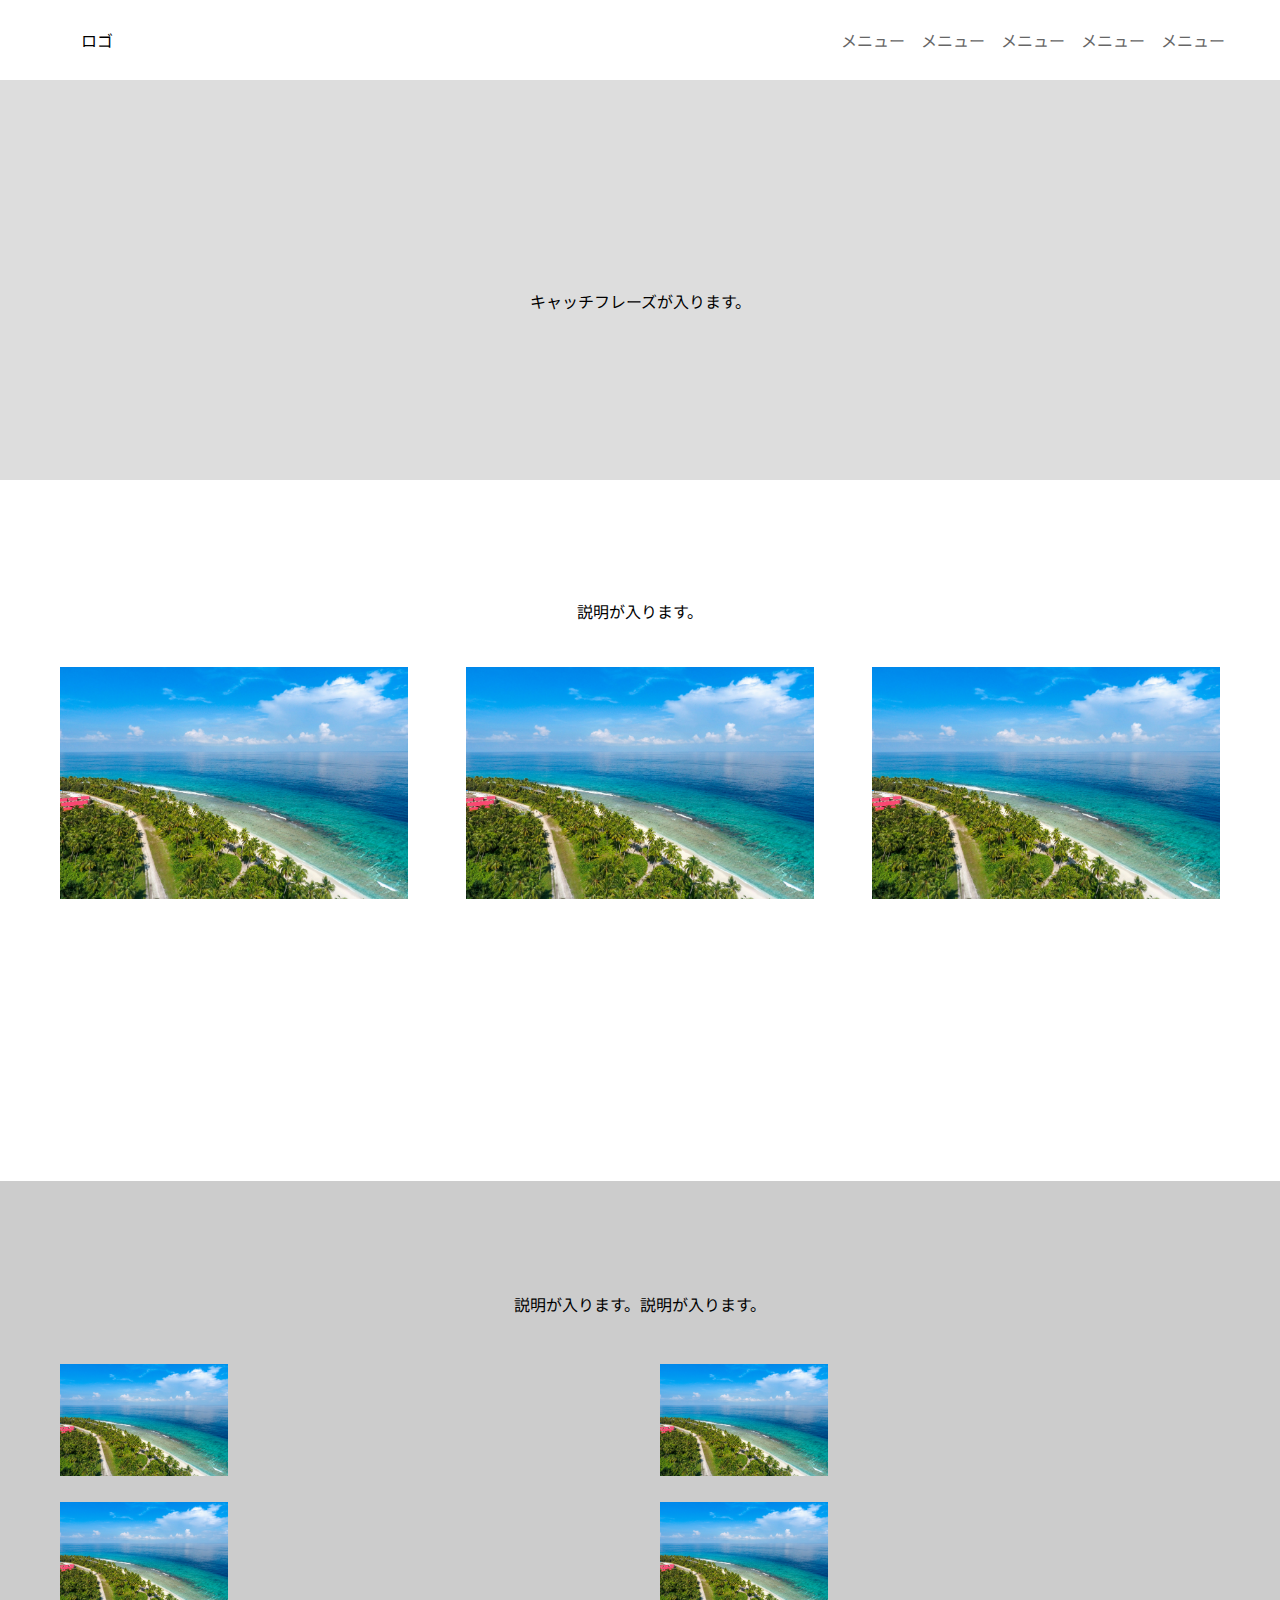
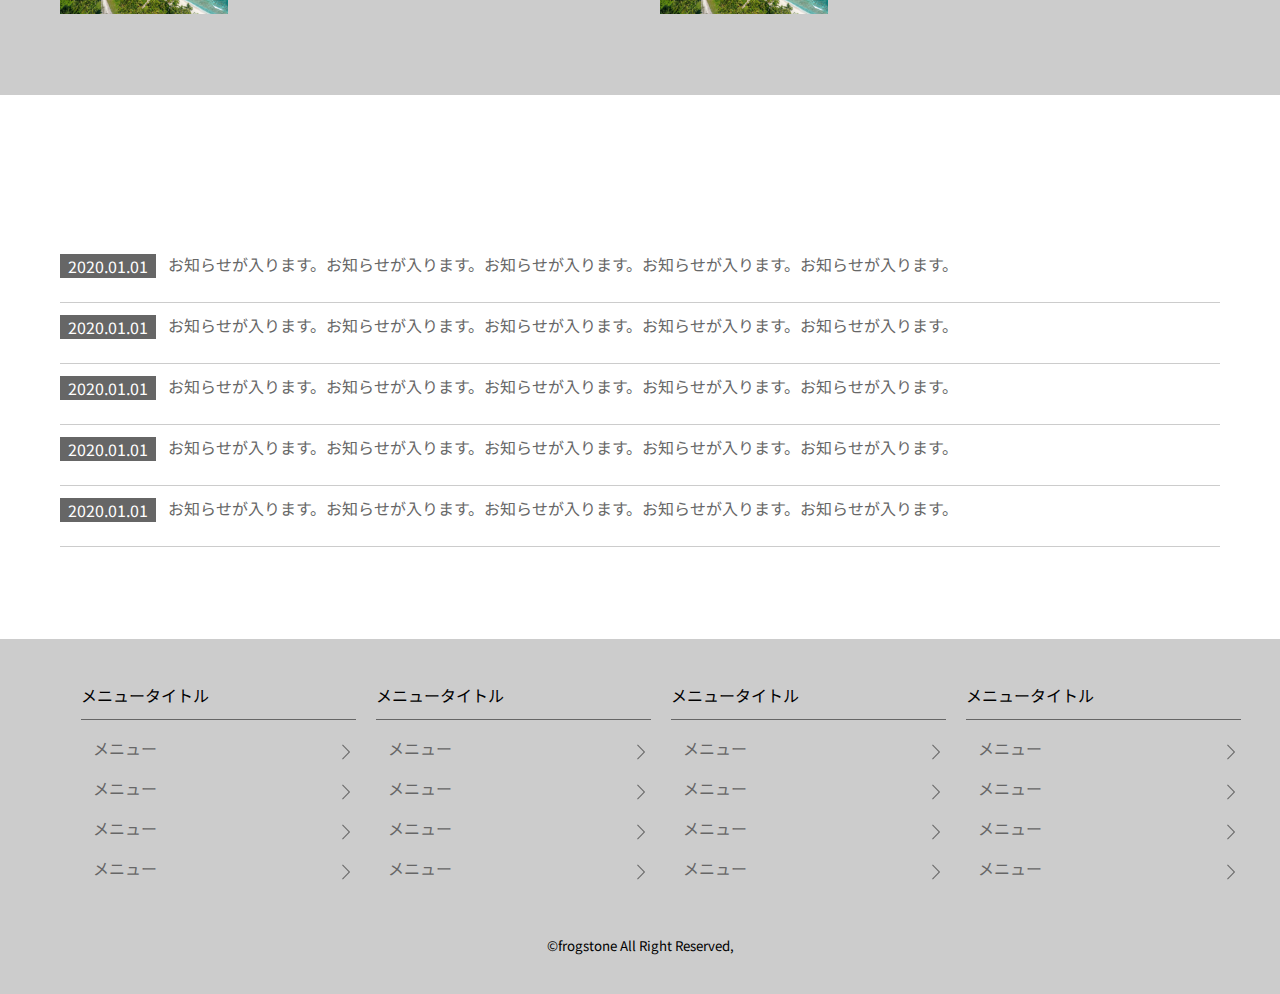
<file: web/index.html>
<!DOCTYPE html>
<html lang="en">

<head>
    <meta charset="UTF-8">
    <meta name="viewport" content="width=device-width, initial-scale=1.0">
    <title>Document</title>
    <link rel="preconnect" href="https://fonts.googleapis.com">
    <link rel="preconnect" href="https://fonts.gstatic.com" crossorigin>
    <link href="https://fonts.googleapis.com/css2?family=Noto+Sans+JP:wght@100..900&display=swap" rel="stylesheet">

    <script src="https://ajax.googleapis.com/ajax/libs/jquery/3.6.0/jquery.min.js"></script>
    <link rel="stylesheet" href="css/reset.css">
    <link rel="stylesheet" href="css/style.css">
    <script src="script.js" defer></script>
</head>

<body>
    <header id="main-header" class="full">
        <div class="wrapper">
            <p id="rogo">ロゴ</p>
            <nav>
                <ul>
                    <li><a href="#">メニュー</a></li>
                    <li><a href="#">メニュー</a></li>
                    <li><a href="#">メニュー</a></li>
                    <li><a href="#">メニュー</a></li>
                    <li><a href="#">メニュー</a></li>
                </ul>
            </nav>
            <div class="hamburger-menu" id="hamburger-menu">
                <span></span>
                <span></span>
                <span></span>
            </div>
        </div>
    </header>
    <nav class="nav-menu" id="nav-menu">
        <ul>
            <li><a href="#">ホーム</a></li>
            <li><a href="#">サービス</a></li>
            <li><a href="#">お問い合わせ</a></li>
            <li><a href="#">会社情報</a></li>
        </ul>
    </nav>
    <div id="mv" class="full">
        <h1 class="reveal">見出し１</h1>
        <p class="fade-in">キャッチフレーズが入ります。</p>
    </div>
    <main>
        <section id="intro">
            <div class="wrapper">
                <h2 class="reveal">見出し２</h2>
                <p class="fade-in">説明が入ります。</p>
                <div class="clset">
                    <section>
                        <h3 class="reveal">見出し3</h3>
                        <figure><img src="image/sun-photo1.jpg" alt=""></figure>
                        <p class="fade-in">
                            説明が入ります。説明が入ります。説明が入ります。説明が入ります。説明が入ります。説明が入ります。説明が入ります。説明が入ります。説明が入ります。説明が入ります。</p>
                    </section>
                    <section>
                        <h3 class="reveal">見出し3</h3>
                        <figure><img src="image/sun-photo1.jpg" alt=""></figure>
                        <p class="fade-in">
                            説明が入ります。説明が入ります。説明が入ります。説明が入ります。説明が入ります。説明が入ります。説明が入ります。説明が入ります。説明が入ります。説明が入ります。</p>
                    </section>
                    <section>
                        <h3 class="reveal">見出し3</h3>
                        <figure><img src="image/sun-photo1.jpg" alt=""></figure>
                        <p class="fade-in">
                            説明が入ります。説明が入ります。説明が入ります。説明が入ります。説明が入ります。説明が入ります。説明が入ります。説明が入ります。説明が入ります。説明が入ります。</p>
                    </section>
                </div>
            </div>
        </section>
        <section id="them2" class="full">
            <div class="wrapper">
                <h2 class="reveal">見出し2</h2>
                <p>説明が入ります。説明が入ります。</p>
                <div>
                    <section>
                        <h3 class="reveal">見出し3</h3>
                        <p class="fade-in">説明が入ります。説明が入ります。説明が入ります。説明が入ります。説明が入ります。説明が入ります。</p>
                        <figure><img src="image/sun-photo1.jpg" alt="" width="300px"></figure>
                    </section>
                    <section>
                        <h3 class="reveal">見出し3</h3>
                        <p class="fade-in">説明が入ります。説明が入ります。説明が入ります。説明が入ります。説明が入ります。説明が入ります。</p>
                        <figure><img src="image/sun-photo1.jpg" alt="" width="300px"></figure>
                    </section>
                    <section>
                        <h3 class="reveal">見出し3</h3>
                        <p class="fade-in">説明が入ります。説明が入ります。説明が入ります。説明が入ります。説明が入ります。説明が入ります。</p>
                        <figure><img src="image/sun-photo1.jpg" alt="" width="300px"></figure>
                    </section>
                    <section>
                        <h3 class="reveal">見出し3</h3>
                        <p class="fade-in">説明が入ります。説明が入ります。説明が入ります。説明が入ります。説明が入ります。説明が入ります。</p>
                        <figure><img src="image/sun-photo1.jpg" alt="" width="300px"></figure>
                    </section>
                </div>
            </div>
        </section>
        <section id="news">
            <div class="wrapper">
                <h2 class="reveal">お知らせ</h2>
                <ul class="fade-in">
                    <li><time datetime="2020-01-01">2020.01.01</time>
                        <a href="#">お知らせが入ります。お知らせが入ります。お知らせが入ります。お知らせが入ります。お知らせが入ります。</a>
                    </li>
                    <li><time datetime="2020-01-01">2020.01.01</time>
                        <a href="#">お知らせが入ります。お知らせが入ります。お知らせが入ります。お知らせが入ります。お知らせが入ります。</a>
                    </li>
                    <li><time datetime="2020-01-01">2020.01.01</time>
                        <a href="#">お知らせが入ります。お知らせが入ります。お知らせが入ります。お知らせが入ります。お知らせが入ります。</a>
                    </li>
                    <li><time datetime="2020-01-01">2020.01.01</time>
                        <a href="#">お知らせが入ります。お知らせが入ります。お知らせが入ります。お知らせが入ります。お知らせが入ります。</a>
                    </li>
                    <li><time datetime="2020-01-01">2020.01.01</time>
                        <a href="#">お知らせが入ります。お知らせが入ります。お知らせが入ります。お知らせが入ります。お知らせが入ります。</a>
                    </li>
                </ul>

            </div>
        </section>
    </main>
    <footer id="main-footer" class="full">
        <div class="wrapper">
            <dl>
                <dt>メニュータイトル</dt>
                <ul>
                    <li><a href="#">メニュー</a></li>
                    <li><a href="#">メニュー</a></li>
                    <li><a href="#">メニュー</a></li>
                    <li><a href="#">メニュー</a></li>
                </ul>
            </dl>
            <dl>
                <dt>メニュータイトル</dt>
                <ul>
                    <li><a href="#">メニュー</a></li>
                    <li><a href="#">メニュー</a></li>
                    <li><a href="#">メニュー</a></li>
                    <li><a href="#">メニュー</a></li>
                </ul>
            </dl>
            <dl>
                <dt>メニュータイトル</dt>
                <ul>
                    <li><a href="#">メニュー</a></li>
                    <li><a href="#">メニュー</a></li>
                    <li><a href="#">メニュー</a></li>
                    <li><a href="#">メニュー</a></li>
                </ul>
            </dl>
            <dl>
                <dt>メニュータイトル</dt>
                <ul>
                    <li><a href="#">メニュー</a></li>
                    <li><a href="#">メニュー</a></li>
                    <li><a href="#">メニュー</a></li>
                    <li><a href="#">メニュー</a></li>
                </ul>
            </dl>
        </div>
        <p>
            <small>©frogstone All Right Reserved,</small>
        </p>
    </footer>

</body>

</html>
</file>
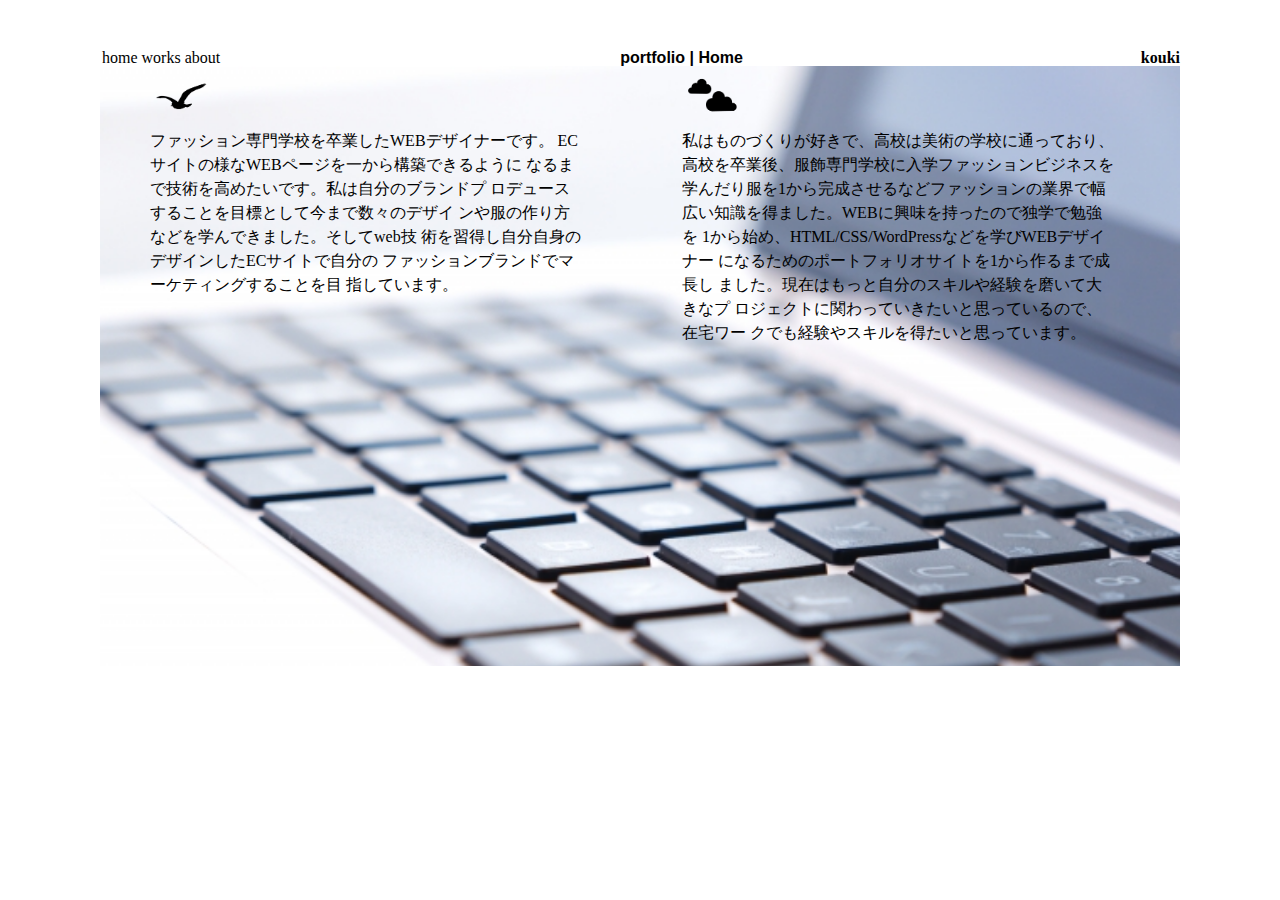
<file: about.html>
<!DOCTYPE html>
<html lang="ja">
<head>
    <meta charset="UTF-8">
    <meta name="viewport" content="width=device-width, initial-scale=1.0">
    <link rel="stylesheet" href="about.css">
    <link rel="stylesheet" href="reset.css">
    <title>kouki's portfolio</title>
</head>
<body>
    <div class="content">
        <nav>
            <div class="inner">
                <ul>
                    <li>
                        <a href="index.html">home</a>
                    </li>
                    <li> 
                        <a href="works.html">works</a>
                    </li>
                    <li>
                        <a href="about.html">about</a>
                    </li>
                </ul>
            </div>
        </nav>
        <div class="secondray">
            <li>
                <h1>portfolio | Home</h1> 
            </li>
        </div>
        <div class="heven">
            <li>
                <h2>kouki</h2>
            </li>
            
            <div class="toggle-btn">
                <span></span>
                <span></span>
                <span></span>
            </div>
            <div id="mask"></div>
        </div>
    </div>
    <div class="table">
        <div class="grop">
            <img src="/image/bird.png" alt="" width="60px">
            <p>
                ファッション専門学校を卒業したWEBデザイナーです。
                ECサイトの様なWEBページを一から構築できるように
                なるまで技術を高めたいです。私は自分のブランドプ
                ロデュースすることを目標として今まで数々のデザイ
                ンや服の作り方などを学んできました。そしてweb技
                術を習得し自分自身のデザインしたECサイトで自分の
                ファッションブランドでマーケティングすることを目
                指しています。
            </p>
        </div>
        <div class="desktop">
            <img src="/image/cloud.png" alt="" width="60px">
            <p>
                私はものづくりが好きで、高校は美術の学校に通っており、
                高校を卒業後、服飾専門学校に入学ファッションビジネスを
                学んだり服を1から完成させるなどファッションの業界で幅
                広い知識を得ました。WEBに興味を持ったので独学で勉強を
                1から始め、HTML/CSS/WordPressなどを学びWEBデザイナー
                になるためのポートフォリオサイトを1から作るまで成長し
                ました。現在はもっと自分のスキルや経験を磨いて大きなプ
                ロジェクトに関わっていきたいと思っているので、在宅ワー
                クでも経験やスキルを得たいと思っています。
            </p>
        </div>
    </div>
    <script src="style.js"></script>
</body>
</html>
</file>
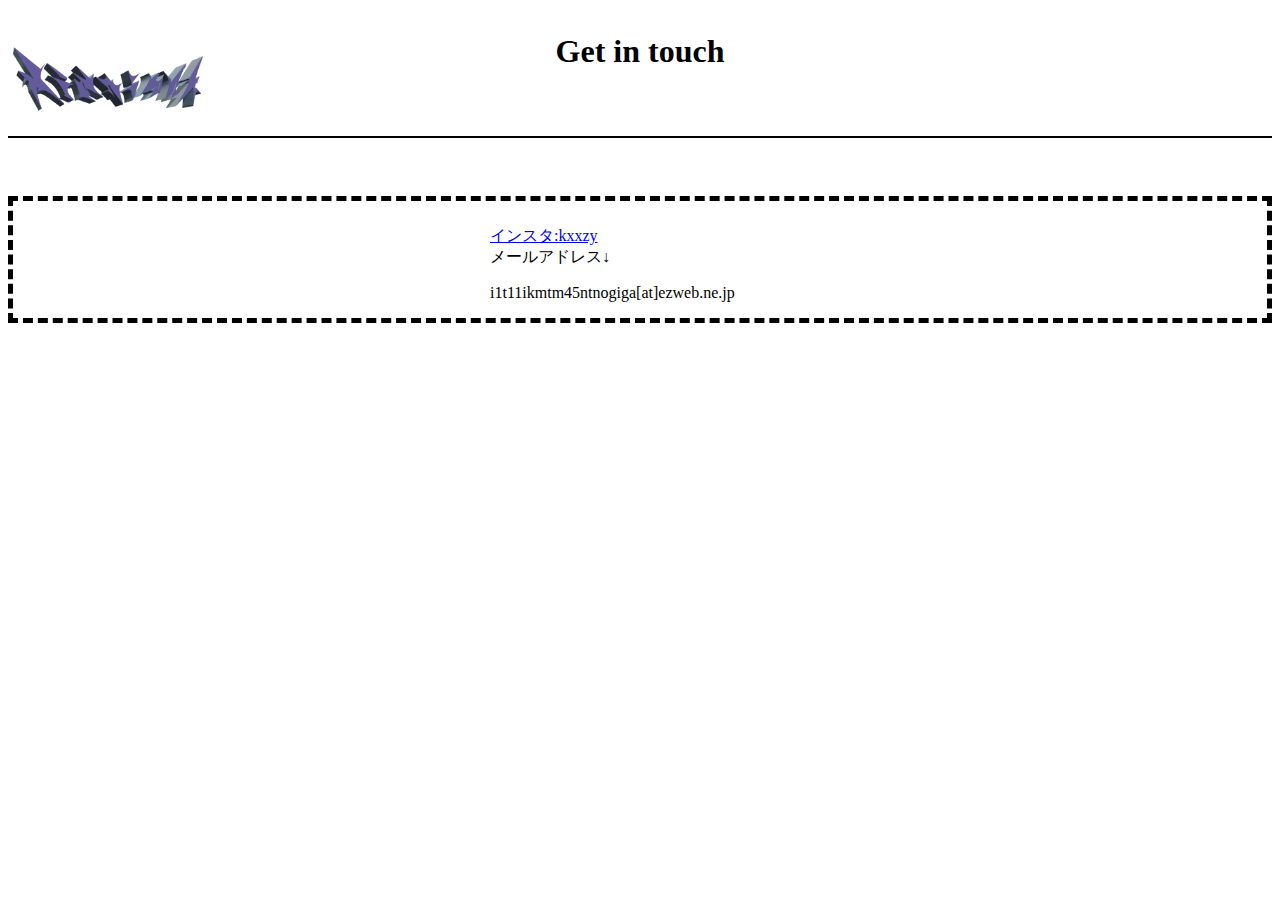
<file: c.html>
<!DOCTYPE html>
<html lang="ja">
<head>
    <meta charset="UTF-8">
    <meta http-equiv="X-UA-Compatible" content="IE=edge">
    <meta name="viewport" content="width=device-width, initial-scale=1.0">
    <link rel="stylesheet" href="c.css">
    <title>Ogata Kouki's Portfolio</title>
</head>
<body>
    <div class="curtain"></div>
    <div class="load-screen">Loading...</div>
    </div>
    <div class="header">
        <div class="world">
        <a href="index.html">
            <img src="hycuragatｊ４３.png" alt="アイコン" width="200px">
        </a>
        </div>
        <div class="assets">
            <h1>Get in touch</h1>
        </div>
    </div>
    <div class="container">
        <div class="syntax1">
            <a href="http://instagram.com/_kxxzy?igshid=YmMyMTA2M2Y=">インスタ:kxxzy</a>
        </div>
        <div class="syntax">
            メールアドレス↓
        </div>
        <div class="syntax">
            <p>i1t11ikmtm45ntnogiga[at]ezweb.ne.jp</p>
        </div>
    </div>
    <script>
        window.addEventListener('load', e => {
            let target1 = document.querySelector('.curtain');
            let target2 = document.querySelector('.load-screen');
            target1.style.display = target2.style.display = 'none';
        });
    </script>
</body>
</html>
</file>
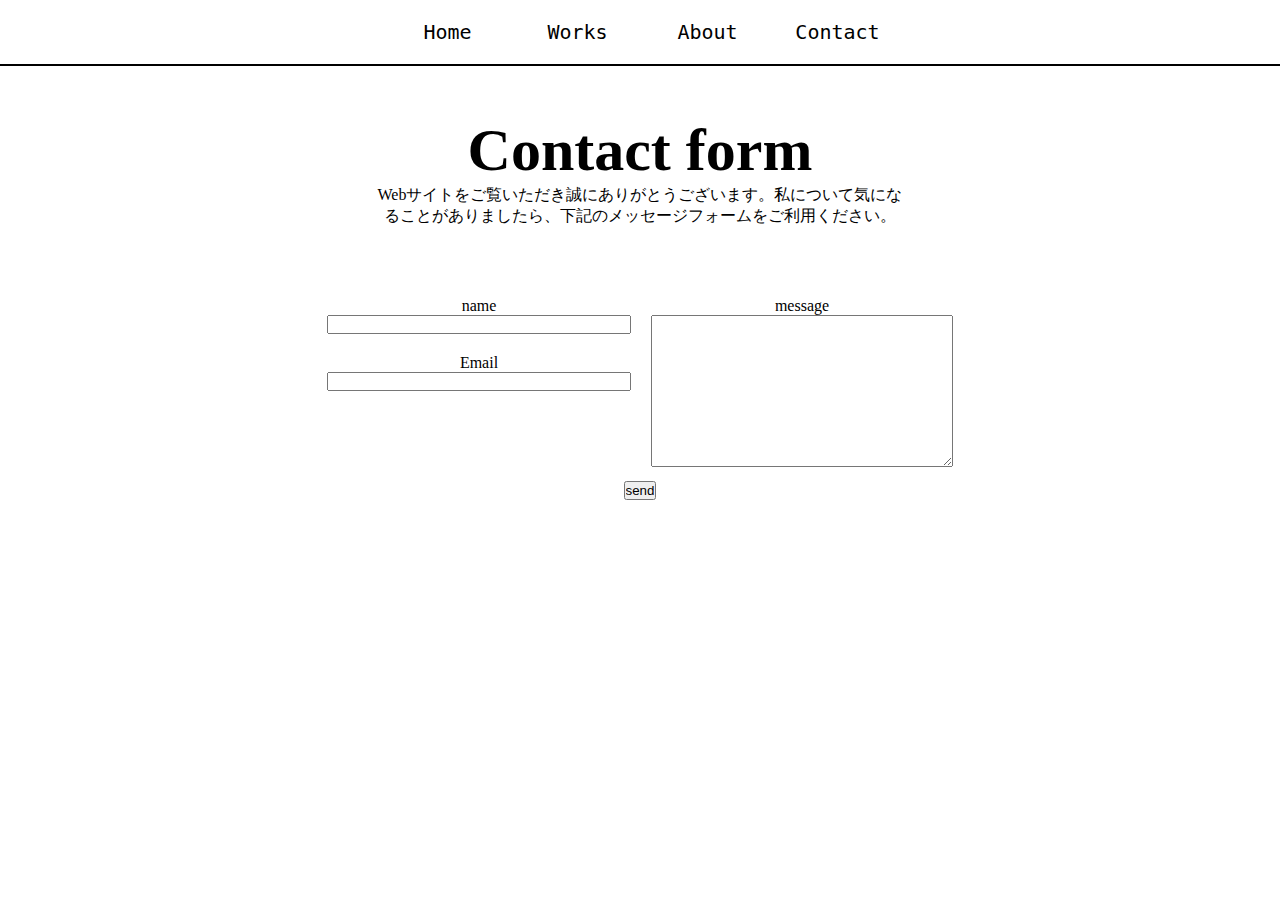
<file: contact.html>
<!DOCTYPE html>
<html lang="ja">
<head>
    <meta charset="UTF-8">
    <meta http-equiv="X-UA-Compatible" content="IE=edge">
    <meta name="viewport" content="width=device-width, initial-scale=1.0">
    <link rel="stylesheet" href="contact.css">
    <meta name="viewport" content="width=device-width,initial-scale=1">
    <title>Ogata Kouki's Portfolio</title>
</head>
<body>
    <div class="curtain"></div>
    <div class="load-screen">Loading...</div>
    </div>
    <div class="header">
        <div class="world">
            <div class="links">
                <p><a class="link-panel" href="index.html">   Home   </a></p>
                <p><a class="link-panel" href="works.html">    Works    </a></p>
                <p><a class="link-panel" href="about.html">   About    </a></p>
                <p><a class="link-panel" href="contact.html">   Contact   </a></p>
            </div>
        </div>
    </div>
    <div class="About">
        <h1>Contact form</h1>
        <p>Webサイトをご覧いただき誠にありがとうございます。私について気にな<br>
            ることがありましたら、下記のメッセージフォームをご利用ください。</p>
    </div>
    <div class="container">
        <form action="blog.php" method="post">
            <div class="flexbox">
                <form action="blog.php" method="POST">
                <ul>
                    <li class="item">name</li>
                        <input type="text" name="name" rows="10" class="example1">
                    <li class="item2">Email</li>
                        <input type="text" name="Email" rows="10" class="example1">
                </ul>
                <ul>
                    <li class="item">message</li>
                        <textarea name="message"  id="content"cols="30" rows="10" class="example2"></textarea>
                </ul>
            </div>
            <div class="submit">
                <input type="submit" value="send">
            </div>
        </form>
    </div>
    <script>
        window.addEventListener('load', e => {
            let target1 = document.querySelector('.curtain');
            let target2 = document.querySelector('.load-screen');
            target1.style.display = target2.style.display = 'none';
        });
    </script>
</body>
</html>
</file>
<file: recruitdigital/css/import.css>
@charset "utf-8";
@import url('https://fonts.googleapis.com/css2?family=Noto+Sans+JP:wght@100..900&family=Poppins:ital,wght@0,200;0,300;0,400;0,500;1,200;1,300;1,400;1,500&display=swap');
@import url('https://fonts.googleapis.com/css2?family=Open+Sans:ital,wght@0,300..800;1,300..800&family=Roboto:ital,wght@0,100;0,300;0,400;0,500;0,700;0,900;1,100;1,300;1,400;1,500;1,700;1,900&display=swap');
/* Default CSS STYLE **********************************************

* Copyright TAKAYA COMMUNICATIONS.inc
**************************************************************/


/* NetScape4.x以下にcssを適用させない */

@import "reset.css";
@import "common.css";
@import "style.css";
@import "chart.css";
</file>
<file: web/css/style.css>
@charset "UTF-8";
:root {
  --sp-margin: calc((20 / 375) * 100vw);
  --pc-width: calc(300 / 100%);
  --pc-margin: calc(40 / 1240 * 100%);
  --color: #666;
  --moz-background-color: #ddd;
  ---img-width: calc((300 / 1240) * 100vw);
}

* {
  box-sizing: border-box;
  font-family: "Noto Sans JP", system-ui;
}

h1,
h2,
h3 {
  line-height: 1.3;
}

h1,
h2,
h3,
li,
a,
p {
  font-family: "Noto Sans JP", system-ui;
}

body {
  padding-left: var(--pc-margin);
  padding-right: var(--pc-margin);
}

#main-header {
  position: fixed;
  background-color: #fff;
  width: 100%;
  height: 80px;
  transform: translate(0, -80px);
  z-index: 1000;
}
#main-header .wrapper {
  height: 80px;
  display: flex;
  justify-content: space-between;
  align-items: center;
}
#main-header .wrapper ul {
  display: flex;
  list-style: none;
}
#main-header .wrapper ul li {
  margin-right: 1rem;
}
#main-header .wrapper ul li a {
  text-decoration: none;
  color: var(--color);
}

@media (min-width: 751px) {
  #main-header .wrapper .hamburger-menu {
    display: none;
  }
}
@media (max-width: 751px) {
  #main-header .wrapper ul li {
    display: none;
  }
  #main-header .wrapper .hamburger-menu {
    display: block;
    width: 50px;
    height: 50px;
    display: flex;
    flex-direction: column;
    justify-content: space-between;
    cursor: pointer;
  }
  #main-header .wrapper .hamburger-menu span {
    transition: 0.2s;
    background-color: #707070;
    height: 10px;
  }
  .hamburger-menu.active span:nth-child(1) {
    transform: translate(0, 20px) rotate(45deg);
  }
  .hamburger-menu.active span:nth-child(2) {
    opacity: 0;
  }
  .hamburger-menu.active span:nth-child(3) {
    transform: translate(0, -20px) rotate(-45deg);
  }
}
@media (min-width: 751px) {
  .nav-menu.show {
    display: none;
  }
}
.nav-menu {
  position: fixed;
  top: -100%;
  left: 0;
  width: 100%;
  background-color: #f5f5f5;
  padding: 20px;
  transition: top 0.2s ease;
  /* スムーズなトランジション効果 */
  z-index: 100;
  /* ヘッダーや他の要素より前面に来るように */
}
.nav-menu ul {
  list-style: none;
  padding: 0;
}
.nav-menu ul li {
  margin-bottom: 10px;
}
.nav-menu ul li a {
  padding: 1rem;
  margin: 1rem;
  border-bottom: 1px solid #ccc;
  display: block;
  text-decoration: none;
  color: #333;
}

.nav-menu.show {
  display: block;
  position: absolute;
  position: fixed;
  top: 80px;
  left: 0;
  width: 100%;
  background-color: #f5f5f5;
  padding: 20px;
  opacity: 1;
}

@keyframes fadeIn {
  from {
    opacity: 0;
    transform: translateY(20px);
  }
  to {
    opacity: 1;
    transform: translateY(0);
  }
}
#nav-menu ul li.fade-in {
  animation: fadeIn 0.5s ease forwards;
}

p.fade-in {
  opacity: 0; /* 初期状態で不透明度を0に設定 */
  transition: opacity 1s ease-out; /* 1秒かけて不透明度を変化させる */
}

p.fade-in.visible {
  opacity: 1; /* 完全に不透明にする */
}

@keyframes slideInFromLeft {
  0% {
    transform: translateX(-100%);
    opacity: 0;
  }
  100% {
    transform: translateX(0);
    opacity: 1;
  }
}
#mv {
  height: 400px;
  /* height: 100vh; */
  display: flex;
  justify-content: center;
  flex-direction: column;
  align-items: center;
  background-color: var(--moz-background-color);
  margin-top: 80px;
}

.full {
  margin-left: calc(var(--pc-margin) * -1);
  margin-right: calc(var(--pc-margin) * -1);
  padding-right: var(--pc-margin);
  padding-left: var(--pc-margin);
}

@media (max-width: 751px) {
  #mv {
    height: 100vw;
  }
}
@media screen and (min-width: 1240px) {
  .wrapper {
    width: 1240px;
    margin-right: auto;
    margin-left: auto;
    padding: 0 40px;
  }
}
@media screen and (min-width: 1240px) {
  #mv {
    width: 100%;
    margin-left: 0;
    margin-right: 0;
  }
  body {
    padding-right: 0;
    padding-left: 0;
  }
  #them2 {
    overflow-y: hidden;
    margin-left: 0;
    margin-right: 0;
    padding-left: 0;
    padding-right: 0;
  }
  .full {
    margin-right: 0;
    margin-left: 0;
  }
}
#intro .wrapper {
  text-align: center;
  padding-top: 5rem;
  padding-bottom: 5rem;
}
#intro .wrapper h2 {
  margin-bottom: 0.75rem;
}
#intro .wrapper p {
  margin-bottom: 3rem;
}
#intro .wrapper .clset {
  display: flex;
  justify-content: space-between;
  flex-wrap: wrap;
  text-align: left;
}
#intro .wrapper .clset section {
  flex-basis: 30%;
  display: flex;
  flex-direction: column;
}
#intro .wrapper .clset section figure {
  order: -1;
}
#intro .wrapper .clset section h3 {
  margin-top: 1rem;
  margin-bottom: 1rem;
}
#intro .wrapper .clset section p {
  line-height: 1.5;
}
#intro .wrapper .clset section figure img {
  max-width: 100%;
  /* width: var(---img-width); */
}

@media (max-width: 751px) {
  #intro .wrapper .clset {
    display: flex;
    flex-direction: column;
  }
  #intro .wrapper .clset section {
    align-items: center;
    display: flex;
    flex-direction: row;
    flex-wrap: wrap;
    justify-content: space-between;
    align-content: flex-end;
  }
  #intro .wrapper .clset section h3 {
    flex-basis: 70%;
  }
  #intro .wrapper .clset section p {
    margin-top: 1rem;
    margin-bottom: auto;
  }
  #intro .wrapper .clset section figure {
    flex-basis: 25%;
  }
  #intro .wrapper .clset section:nth-child(n+2) {
    margin-top: 1.5rem;
    border-top: 1px solid #666;
    padding-top: 1.5rem;
  }
}
#them2 {
  background-color: #ccc;
}
#them2 .wrapper {
  text-align: center;
  padding-top: 5rem;
  padding-bottom: 5rem;
}
#them2 .wrapper p {
  line-height: 1.5;
  margin-bottom: 3rem;
}
#them2 .wrapper div {
  display: flex;
  flex-wrap: wrap;
  justify-content: space-between;
}
#them2 .wrapper div section {
  flex: 0 0 48.275%;
  display: grid;
  grid-template-columns: 30% 1fr;
  /* 画像とコンテンツの列幅を設定 */
  grid-template-rows: auto 1fr;
  /* 画像とコンテンツの列幅を設定 */
  grid-template-areas: "figure heading" "figure text";
  gap: 10px;
}
#them2 .wrapper div section h3 {
  grid-area: heading;
  text-align: left;
  /* 左揃えに設定 */
}
#them2 .wrapper div section p {
  grid-area: text;
  text-align: left;
  margin-bottom: 0;
}
#them2 .wrapper div section figure {
  grid-area: figure;
}
#them2 .wrapper div section figure img {
  width: 100%;
  /* 画像の幅を列幅に合わせて自動調整 */
}
#them2 .wrapper section:nth-child(n+3) {
  margin-top: 1.6rem;
}

@media (min-width: 751px) {
  #them2 .wrapper section:nth-child(n+3) {
    margin-top: 1.6rem;
  }
}
@media (max-width: 751px) {
  #them2 .wrapper div section {
    flex: 0 0 calc(50% - 10px);
    display: grid;
    grid-template-columns: 1fr 20%;
    /* 画像とfrコンテンツの列幅を設定 */
    grid-template-areas: "figure figure" "heading heading" "text text";
    gap: 10px;
  }
  #them2 .wrapper div section h3 {
    grid-area: heading;
    text-align: left;
    /* 左揃えに設定 */
  }
  #them2 .wrapper div section p {
    grid-area: text;
    text-align: left;
    margin-bottom: 0;
  }
  #them2 .wrapper div section figure {
    grid-area: figure;
    flex: 1 1;
  }
}
#news .wrapper {
  padding-top: 5rem;
  padding-bottom: 5rem;
}
#news .wrapper h2 {
  text-align: center;
  margin-bottom: 3rem;
}
#news .wrapper ul li {
  width: 100%;
  margin: 0 auto;
  margin-bottom: 0.75rem;
  line-height: 1.3;
  padding-bottom: 1.5rem;
  border-bottom: 1px solid #ccc;
  display: flex;
}
#news .wrapper ul li a {
  text-decoration: none;
  color: #666;
}
#news .wrapper time {
  padding: 0.1rem 0.5rem;
  background-color: #666;
  color: #fff;
  margin-right: 12px;
  display: inline;
  margin-bottom: auto;
}
#news .wrapper ul li {
  animation: fadeIn 0.5s ease forwards;
}

#main-footer {
  padding: var(--pc-margin);
  padding-top: 3rem;
  background-color: #ccc;
}
#main-footer .wrapper {
  display: flex;
  gap: 20px;
  margin-bottom: 3rem;
}
#main-footer .wrapper dl {
  flex: 1 1 20%;
}
#main-footer .wrapper dl dt {
  padding-bottom: 1rem;
  border-bottom: 1px solid #666;
  margin-bottom: 0.5rem;
}
#main-footer .wrapper ul li a {
  text-decoration: none;
  padding: 12px;
  color: #666;
  display: block;
  position: relative;
}
#main-footer .wrapper ul li a::before {
  content: "";
  width: 10px;
  height: 1px;
  background-color: #666;
  position: absolute;
  right: 5px;
  top: 50%;
  transform: rotate(45deg);
}
#main-footer .wrapper ul li a::after {
  content: "";
  width: 10px;
  height: 1px;
  background-color: #666;
  position: absolute;
  right: 5px;
  bottom: 31%;
  transform: rotate(-45deg);
}
#main-footer .wrapper ul li a {
  text-decoration: none;
  color: #666;
}
#main-footer p {
  text-align: center;
}

@media (max-width: 751px) {
  #main-footer.full {
    padding-right: 0;
    padding-left: 0;
    padding-top: 0;
  }
  #main-footer .wrapper {
    display: flex;
    flex-direction: column;
    gap: 0;
  }
  /* #main-footer .wrapper ul {
      display: flex;
      flex-direction: column;
  } */
  #main-footer .wrapper dl dt {
    padding: 1rem;
  }
  #main-footer .wrapper ul li {
    padding-right: var(--pc-margin);
    padding-left: var(--pc-margin);
  }
  #main-footer .wrapper ul li {
    border-bottom: 1px dotted #666;
  }
}
@keyframes revealBackground {
  10% {
    transform: scaleX(0);
    transform-origin: left;
  }
  60% {
    transform: scaleX(1);
    transform-origin: left;
  }
  70% {
    transform: scaleX(1);
    transform-origin: right;
  }
  100% {
    transform: scaleX(0);
    transform-origin: right;
  }
}
.reveal-animation {
  overflow: hidden; /* アニメーション中のコンテンツが外にはみ出さないようにする */
  position: relative;
  background-color: blue; /* 背景色の指定 */
  animation: slideReveal 1s ease-in-out forwards; /* アニメーションの適用 */
}

@keyframes fadeInText {
  0% {
    opacity: 0;
    color: rgba(0, 0, 0, 0); /* 透明な文字色 */
  }
  50% {
    opacity: 1;
    color: rgba(0, 0, 0, 0); /* 透明な文字色 */
  }
  60% {
    opacity: 1;
    color: rgba(0, 0, 0, 0); /* 透明な文字色 */
  }
  100% {
    opacity: 1;
    color: rgba(0, 0, 0, 1); /* 透明な文字色 */
  }
}
.reveal-bg {
  position: relative;
  overflow: hidden;
  background-color: transparent; /* 初期背景色 */
}

.reveal-bg::before {
  content: "";
  position: absolute;
  top: 0;
  left: 0;
  width: 100%;
  height: 100%;
  background-color: rgb(128, 128, 128); /* お好みの背景色 */
  transform: scaleX(0);
  transform-origin: left;
  animation: revealBackground 2s forwards; /* 背景アニメーション */
}

.reveal-text {
  opacity: 0;
  transition: opacity 0.5s ease-in-out;
  animation: revealText 6s forwards;
}


.reveal {
  visibility: hidden;
  opacity: 0;
  transition: opacity 1s linear;
}

.reveal.active {
  visibility: visible;
  transition: 2s;
  animation: fadeInText 1s forwards;
}/*# sourceMappingURL=style.css.map */
</file>
<file: about.css>
.content {
    display: flex;
    justify-content: space-between;
    max-width: 100%;
    margin: 0 100px;
    margin-top: 50px;
}

nav .inner ul{
    display: flex;
    flex-wrap: wrap;
    
}

nav .inner ul li a{
    color: #000;
    text-decoration: none;
    margin: 0 2px;
} 

nav .inner ul li a:hover{
    color:#cccccc;
}

.content li{
    display: flex;
    list-style: none;
}


.content .secondray h1{
    font-family:'Lucida Sans', 'Lucida Sans Regular', 'Lucida Grande', 'Lucida Sans Unicode', Geneva, Verdana, sans-serif;
    text-align: center;
}

.content .secondray h2{
    font-weight: 12;
    text-align: right; 
}

.toggle-btn{
    display: none;
    margin: 0;
    padding: 0;
}

#mask{
    margin: 0;
    padding: 0;
}

.table {
    background-image: url(/image/pcphot.jpg);
    background-repeat:no-repeat;
    background-size:cover;
    max-width: 100%;
    margin: 0 100px;
    height: 600px;
    display: flex;
    flex-wrap: wrap;
}
.table .grop{
    flex-basis: 40%;
    margin: 0 50px;
}

.table .desktop {
    flex-basis: 40%;
    margin: 0 50px;
}
.table p{
    line-height: 1.5;
}

.table h2{
    border: 1px solid #03c;
    color: #03c;
    padding: 10px;
    margin: 10px 0 ;
    border-radius: 8px;
    font-weight:9;
    width: 80px;
    text-align: center;
}

img {
    overflow-clip-margin: content-box;
    overflow: clip;
}

@media screen and (max-width:768px){
    .content .inner {
        max-width: 100%;
        margin: 0 10px;
        margin-top: auto;
        margin-bottom: 50px;
    }
    
    .content .inner ul{
        display: flex;
        flex-direction: column;
    }
    
    .content .inner ul li{
        list-style: none;
        display: block;
    }
    
    .content .inner ul li a{
        margin-right: 20px;
        font-size: 20px;
        margin-bottom: 30px;
    } 

    .primary{
        margin: 0 10px;
    }

    .primary h3{
        line-height:30px;
        font-size: 20px;
        padding: 10px 0;
    }

    nav {
        display: block; 
        width: 220px;
        position: fixed;
        background-color: #b13232;
        top: 0;
        left: -300px;
        bottom: 0;
        transition: all 0.5s;
        z-index: 3;
        opacity: 0;
    }

    .touch nav {
        left: 0;
        opacity: 1;
        background: #fff;
    }

    nav .inner {
        padding: 25px;
    }

    nav .inner ul {
        display: block;
        margin: 0;
        padding: 0;
    }
    
    nav .inner ul li{
        display: block; 
        text-decoration: none;
        color: #333;
        font-size: 14px;
        padding: 16px;
        transition-duration: 0.2s;
        border-bottom: 1px solid #333;
    }

    nav .inner ul li :hover {
        background-color: #e4e4e4e4
    }

    .toggle-btn {
        display: block;
        position:fixed;
        top: 30px;
        right: 30px;
        width: 30px;
        height: 30px;
        z-index: 3;
        cursor: pointer;
    }

    .toggle-btn span {
        position: absolute;
        display: block;
        left: 0;
        width: 30px;
        height: 2px;
        background-color: #333;
        transition: all 0.5s;
        border-radius: 4px;
    }

    .toggle-btn span:nth-child(1) {
        top: 4px;
    }
    .toggle-btn span:nth-child(2) {
        top: 14px;
    }
    .toggle-btn span:nth-child(3) {
        bottom: 4px;
    }

    .touch .toggle-btn span{
        background-color: #fff;
    }

    .touch .toggle-btn span:nth-child(1){
        transform: translateY(10px) rotate(-315deg);

    }
    .touch .toggle-btn span:nth-child(2){
        opacity: 0;
    }
    .touch .toggle-btn span:nth-child(3){
        transform: translateY(-10px) rotate(315deg);
    }

    #mask {
        display: none;
        transition: all 0.5s;
    }

    .touch #mask {
        display: block;
        background-color: #000;
        width: 100%;
        height: 100%;
        top: 0;
        left: 0;
        position: fixed;
        opacity: 0.8;
    }

    .table {
        margin: 0 10px;
        
    }

    .table .grop{
        flex-basis: auto;
        margin: 0 50px;
        text-align: center;
    }
    
    .table .desktop {
        flex-basis: auto;
        margin: 0 50px;
        text-align: center;
    }

    .table p{
        text-align: left;
        font-size: 30%;
    }
}
</file>
<file: c.css>
@charset "UTF-8";
body {
    background-color:#ffffff;
    max-width:100%;
}

.world {
    border-bottom: 2px solid #000000;
}

.assets {
    text-align: center;
    margin-top: -10%;
}

.container {
    margin-top: 10%;
    border-width: 5px;
    border-style: dashed;
}

.syntax {
    width: 300px;
    margin-right: auto;
    margin-left: auto;
}

.syntax1 {
    margin-top: 2%;
    width: 300px;
    margin-right: auto;
    margin-left: auto;
}

.curtain {
    position: fixed;
    width: 100%;
    height: 120%;
    left: 0;
    top: 0;
    background-color: rgba(0, 0, 0, .6);
    z-index: 2;
}

.load-screen {
    z-index: 3;
    position: fixed;
    margin: auto;
    top: 50vh;
    left: 0;
    right: 0;
    bottom: 0;
    text-align: center;
    color: white;
}
</file>
<file: contact.css>
@charset "UTF-8";
body {
    background-color:#ffffff;
    max-width:100%;
}

* {
    margin: 0;
    padding: 0;
}


.header {
    border-bottom: 2px solid #000000;
    background-color: #ffffff;
}

.links {
    display: flex;
    justify-content: center;
    text-align: center;
    padding: 0;
    width: 100%;
}

p {
    display: inline;
}

.link-panel {
    font-size: 20px;
    font-family: monospace;
    font-weight: 100;
    width: 100px;
    padding: 20px 10px;
    margin: 0px 5px;
}

a {
    outline: none;
    text-decoration: none;
    display: inline-block;
    text-align: center;
  }

  p:last-child a {
    margin-right: 0;
  }
  
  a:link, a:visited, a:focus {
    background: #ffffff;
    color: #000000;
  }
  
  a:hover {
    background-color: #d3efff;
  
}
  a:active {
    background: rgba(4, 0, 255, 0.473);
    color: rgb(255, 255, 255);
  }

h1 {
    font-family: 'Times New Roman', Times, serif;
    font-size: 60px;
    margin-top: 50px;
}

.About {
    text-align: center;
}

form {
    text-align: center;
    margin-top: 60px;
}

.flexbox   {
    display:flex;
    justify-content: center;
}

li {
    list-style: none;
    border-radius: 0.3rem;
}

ul {
    margin: 10px;
}

.item2 {
    margin-top: 20px;
}

input.example1 {
    width: 300px; 
}

textarea.example2 {
    width: 300px;
    height: 150px;
}

.submit {
    text-align: center;
}

@media (max-width:480px) {
    .link-panel {
        font-size: 15px;
        font-family: monospace;
        font-weight: 50;
        width: 50px;
        padding: 20px 10px;
        margin: 0px 5px;
    }

    h1 {
        font-family: 'Times New Roman', Times, serif;
        font-size: 30px;
        margin-top: 40px;
        margin-bottom: 20px
    }
    
    .About {
        text-align: center;
        margin: 0px 50px;
    }

    .flexbox   {
        display:grid;
        grid-template-columns: repeat(auto-fit, minmax(300px, 1fr));
    }
    
    li {
        list-style: none;
        border-radius: 0.3rem;
    }
    
    ul {
        margin: 10px;
    }
    
    .item2 {
        margin-top: 20px;
    }
    .submit {
        margin-bottom: 20px;
    }
}

.curtain {
    position: fixed;
    width: 100%;
    height: 120%;
    left: 0;
    top: 0;
    background-color: rgba(0, 0, 0, .6);
    z-index: 2;
}

.load-screen {
    z-index: 3;
    position: fixed;
    margin: auto;
    top: 50vh;
    left: 0;
    right: 0;
    bottom: 0;
    text-align: center;
    color: white;
}
</file>
<file: portfolio-first/css/style.css>
@charset "UTF-8";
@import url(reset.css);

:root {
    --paragraph-padding: calc(90 / 1366 * 100%);

}

/* html, body {
    } */
body {
    font-family: 'Roboto', sans-serif;
    /* ウェブサイト全体に適用 */
}

p {
    line-height: 1.5;
}

#background {
    position: absolute;
    top: 0;
    left: 0;
    width: 100%;
    height: 100%;
    background-color: black;
    /* 任意の背景色 */
    transition: opacity 0.3s ease;
    /* オパシティのトランジション */
}

/* 外側のコンテナのスタイリング */
#outer-container {
    position: fixed;
    z-index: 999;
    width: 100vw;
    height: 100vh;
    display: flex;
    justify-content: center;
    align-items: center;
    background-color: #fff;
    /* overflow: hidden; */
}

/* ローディングコンテナのスタイリング */
/* #outer-container {

    background-color: #ccc;
} */
#loading-container {
    display: flex;
    justify-content: center;
    align-items: center;
    width: 100%;
}

/* テキストコンテナのスタイリング */
#text-container {
    display: flex;
    align-items: center;
    position: relative;
    width: fit-content;
    /* コンテンツに合わせて幅を調整 */
    z-index: 10;
    font-size: clamp(6px, 1vw, 20px);
    /* デフォルトのフォントサイズ */
    fill: #333;
    /* テキストカラー */
}

/* visualのラッパーのスタイリング */
#visual-wrapper {
    width: auto;
    /* visual要素の幅を自動に設定 */
    overflow: hidden;
    /* はみ出た内容を隠す */
    position: absolute;
    /* 絶対位置指定 */
    left: 100%;
    /* Kの右端からスタート */
    white-space: nowrap;
    /* 改行を防ぐ */
}

#visual {
    display: none;
    font-size: 5em;
    position: relative;
    /* 相対位置指定 */
    left: 0;
    /* 初期位置を親要素の端に設定 */
    margin-left: 10px;
}


/* ローディング要素のスタイリング */
#loading {
    font-size: 5em;
    /* visibility: visible; */
    /* animation: bounceIn 1.5s ease-in-out forwards; アニメーションを適用 */
}

/* @keyframes bounceIn {
    0% {
        transform: translateY(100%); /* 画面下からスタート */
/* } */
/* 30% { */
/* transform: translateY(-10%); 小さく跳ねる */
/* } */
/* 100% { */
/* transform: translateY(0); 元の位置に戻る */
/* } */
/* } */
#frame {
    stroke-dasharray: 1200;
    /* 長方形の周囲の長さ */
    stroke-dashoffset: 1200;
    /* 初期状態で線が見えないように全周分オフセット */
    animation: draw-frame 3s linear forwards;
    /* 2秒で描画、アニメーションは線形に */
}

@keyframes draw-frame {
    to {
        stroke-dashoffset: 0;
        /* 終了時に線が完全に見えるように */
    }
}

@media (max-width: 768px) {
    svg {
        transform: translate(-50%, -50%) scale(0.4);
        /* モバイルデバイスのためにサイズを縮小 */
    }

}

@media (max-width: 480px) {
    svg {
        transform: translate(-50%, -50%) scale(0.2);
        /* 更に小さいデバイスでさらに縮小 */
    }

}

svg {
    color: #fff;
    max-width: 100%;
    /* 要素がはみ出さないように最大幅を設定 */
    height: auto;
}

/* タブレットサイズのデバイスに対応 */
.backcolor {
    background-color: #cc6464;
}

svg:hover {
    cursor: pointer;
    /* ホバー時にカーソルをポインタに変更 */
    opacity: 0.8;
    /* ホバー時に透明度を下げる */
}

svg rect:hover {
    fill: rgb(255, 255, 255);
    /* ホバー時にrect要素の塗りつぶし色を赤に変更 */
}

svg rect:active {
    fill: rgb(255, 255, 255);
    /* ホバー時にrect要素の塗りつぶし色を赤に変更 */
}

.hamburger-menu {
    display: none;
}


@media screen and (max-width: 770px) {
    .hamburger-menu {
        position: fixed;
        /* ボタンを固定位置に設定 */
        /* 画面の上から20ピクセルの位置 */
        /* 画面の右から20ピクセルの位置 */
        z-index: 998;
        display: flex;
        flex-direction: column;
        justify-content: space-around;

        button {
            background: none;
            border: none;
            cursor: pointer;
            display: flex;
            flex-direction: column;
            justify-content: space-around;
            height: 50px;
            /* ボタンの高さ */
            width: 50px;
            /* ボタンの幅 */
            background-color: #d9d9d9;
            border-radius: 5px;
        }

        span {
            transition: 0.5s;
            display: block;
            height: 3px;
            width: 100%;
            background: black;
            border-radius: 10px;
        }


    }

    .hamburger-menu button.active span:nth-child(1) {
        transform: rotate(405deg) scale(0.5) translate(10px, 35px);
        /* 上のバーを右上に回転 */
        background: #000;
    }

    .hamburger-menu button.active span:nth-child(2) {
        opacity: 0;
        /* 中央のバーを非表示に */
    }

    .hamburger-menu button.active span:nth-child(3) {
        transform: rotate(-45deg) scale(0.5) translate(10px, -35px);
        /* 下のバーを右下に回転 */
        background: #000;
        /* 色を変更する場合 */
    }


    #header.nav-menu.active {
        display: block;
        position: fixed;
        z-index: 900;
        height: 300px;
        border-radius: 10px;
        width: 100%;

        .header-wrapper {
            padding-top: 50px;
            height: auto;
            max-height: 120vw;
            display: flex;
            flex-direction: row;
            align-items: first baseline;
        }

        /* #header {
            background-color: #D9D9D9;
            width: 70%;
            position: fixed;
            /* opacity: 0; */
        /* アクティブ時にメニューを表示 */
    }

    .nav-menu {
        background-color: #fff;

        /* 初期状態ではメニューを隠す */

    }
}





#header {
    background-color: #D9D9D9;
    width: 30%;
    position: fixed;
    /* opacity: 0; */
}

@media screen and (max-width: 770px) {
    header {
        display: none;
    }

    .top-wrapper {
        flex-grow: 1;
        justify-content: flex-start;
        /* 必要に応じて配置を調整（左揃えや中央揃えなど） */
    }


    #top,
    #about,
    #works {
        width: 100vw;
        /* 100vw ではなく 100% に変更 */
    }

    .about-wrapper,
    .works-wrapper {
        flex-grow: 1;
    }


}

.header-wrapper {
    height: 100vh;
    display: flex;
    justify-content: center;
    flex-direction: column;
    align-items: center;

    ul {
        width: 100%;
        text-align: center;

        li {
            border-bottom: 1px solid #B1B1B1;
            font-size: 20px;
            list-style: none;
        }

        a {
            padding: 10px 0;
            color: #000;
            text-decoration: none;
            width: 100%;
            display: block;
        }



        #top-btn.active {
            background-color: #fff;
        }

        #about-btn.active {
            background-color: #000000;
            color: #d9d9d9;
        }

        #works-btn.active {
            background-color: #3C3C3C;
            color: #d9d9d9;

        }

        #testimonials-btn.active {
            background-color: #616161;
            color: #d9d9d9;

        }

        #sns-btn.active {
            background-color: #202020;
            color: #d9d9d9;
        }

        li:nth-child(1) {
            border-top: 1px solid #B1B1B1;
        }
    }
}

#top,
#about,
#works,
#testimonials,
#sns {
    width: 100%;
    /* 100vw ではなく 100% に変更 */
}

#top {
    background-color: #fff;

    .top-contenir {
        height: 100vh;
        display: flex;
        justify-content: right;
        width: 100%;


        .top-wrapper {
            display: flex;
            justify-content: center;
            flex-direction: column;
            height: 100vh;
            align-items: center;
            width: 70vw;

            h1 {
                right: 0;
                text-align: center;
                font-size: 4vw;

            }

            p {
                display: flex;
                justify-content: center;
                align-items: center;
                /* テキストと線を縦方向に中央揃え */
            }

            p::before,
            p::after {
                content: "";
                display: inline-block;
                width: 50px;
                /* 横線の幅 */
                height: 1px;
                /* 横線の太さ */
                background-color: black;
                /* 横線の色 */
            }

            p::before {
                margin-right: 10px;
                /* テキストと線の間の余白 */
            }

            p::after {
                margin-left: 10px;
                /* テキストと線の間の余白 */
            }

        }
    }

    #about-flex {
        /* height: 100vh; */
        display: flex;
        justify-content: right;
        border-bottom: 1px solid #5d5d5d;
        width: 100%;
        min-height: 500px;

        .about-wrapper {
            background-color: #000;
            width: 70%;
            min-height: 500px;
            height: 100%;
            padding-bottom: 10vw;
            /* display: flex;
            justify-content: flex-start;
            flex-direction: column; */

            .about-contenir {
                display: flex;

                .about-text {
                    display: flex;
                    justify-content: end;
                    align-items: center;
                    flex-direction: column;
                    width: 30%;
                    margin: 2vw;

                    .text-letter {
                        text-align: left;
                    }

                    h2 {
                        text-align: left;
                        font-size: 3vw;

                        position: relative;
                        color: #d9d9d9;
                    }

                    p {
                        font-size: 1vw;
                        color: #d9d9d9;
                    }

                    @media screen and (max-width: 770px) {
                        h2 {
                            font-size: 5vw;
                        }

                        p {
                            font-size: 2vw;
                        }
                    }

                    @media screen and (max-width: 500px) {

                        .about-text {
                            display: flex;
                            justify-content: center;
                            align-items: flex-start;
                            flex-direction: row;
                        }

                        h2 {
                            padding: 2vw 0;
                            font-size: 10vw;
                        }

                    }

                }

                img {
                    width: 70%;
                }
            }
        }

        .about-paragraph {
            color: #d9d9d9;
            width: 100%;
            margin-bottom: 3vw 0;
        }

        .about-paragraph p {
            padding: 1.5rem var(--paragraph-padding);
            line-height: 1.5;
        }

        @media screen and (max-width: 770px) {

            #about-flex {
                height: 100vw;
            }


            .about-paragraph p {
                max-width: 70%;
            }

            /* .about-paragraph {
                /* display: flex;
                flex-direction: column;
                justify-content: center;
                flex: 1; */
            /* padding: 10vw 0; */

            /* } */

        }

        @media screen and (max-width: 500px) {

            /* .about-wrapper {
               
                /* min-height: 700px; */
            /* } */
            .about-contenir {
                flex-wrap: wrap-reverse;
            }

            .about-paragraph p {
                padding: 1vw;
                max-width: 100%;
            }

            .about-paragraph {
                padding: 10vw 0;

            }


            img {
                width: 100%;
                flex: 1 1;
            }

            .about-text {
                text-align: left;
            }
        }

        .skli {

            /* PCサイズ（770px以上） */
            .skli-sheet {
                display: flex;
                flex-wrap: wrap;
                justify-content: center;

            }

            div {
                flex-basis: calc(20% - 50px);
                /* 60%の幅で、真ん中に配置 */
            }

            .sklli-level {
                margin: 1vw 2vw;
                flex: 1 1;
            }


            /* 770px以下のサイズ */
            @media screen and (max-width: 770px) {


                .skli {
                    padding: 5vw 0;

                }

                p {
                    padding: 2vw;
                    margin-top: 10vw;
                }

                .skli-sheet {
                    flex-direction: column;
                    width: 100%;
                    /* 縦並びに変更（必要に応じて） */
                }

                .sklli-level {
                    flex: 1 1 100%;
                    /* 100%で広がるように設定 */
                    /* 余白を広げて全体に広がる */
                    /* 縮まらないように設定 */
                }
            }



        }

        p {
            padding: 0 var(--paragraph-padding);
            padding-top: var(--paragraph-padding);
            color: #fff;
            line-height: 1.5;
        }



        li {
            color: #d9d9d9;
            list-style: none;
            margin: 2rem 0;
            padding: 1rem 0;
            border-bottom: 3px solid #d9d9d9;
        }

        li:nth-child(1) {
            width: 90%;
        }

        li:nth-child(2) {
            width: 85%;

        }

        li:nth-child(3) {
            width: 70%;

        }

        li:nth-child(4) {
            width: 40%;

        }

        li:nth-child(5) {
            width: 20%;

        }

    }

    #works {
        display: flex;
        justify-content: right;
        background-color: #3C3C3C;
        width: 100%;
        height: auto;
        /* max-height: 100vh; */


        .container {
            display: flex;
            flex-direction: row;
            justify-content: space-around;
            align-items: flex-start;
            width: 70%;
            padding-bottom: 20vw;
        }

        .container::-webkit-scrollbar {
            display: none;
            /* Chrome, Safari, Opera */
        }

        .container {
            -ms-overflow-style: none;
            /* Internet Explorer, Edge */
            scrollbar-width: none;
            /* Firefox */
        }

        .box {
            margin-top: 0.5vw;
            display: flex;
            flex-direction: column;
            justify-content: space-between;
            /* 上部と下部の間にスペースを最大化 */
            padding: 1vw;
            border: 1px solid #505050;
            box-shadow: 0 4px 6px rgba(0, 0, 0, 0.2);
            width: 30%;
            height: 50vw;
            max-height: 500px;
        }

        .content-group {
            align-self: start;
            /* 左寄せ */
            width: 100%;
            /* 幅をbox全体に */
        }

        .box img {
            width: 100%;
            height: auto;
            object-fit: cover;
        }

        .box h2,
        .box p,
        .box a {
            align-self: start;
            /* 要素を左揃えに */
            width: 100%;
            /* 全幅を使う設定 */
        }

        .box h2 {
            margin-bottom: 5px;
            color: #d9d9d9;
            margin-top: 2vw;
            font-size: clamp(10px, 2vw, 20px);
        }

        .box p {
            margin-top: 5px;
            margin-bottom: 5px;
            /* pの下のマージンも設定 */
            color: #d9d9d9;
            font-size: clamp(10px, 1vw, 20px);
        }

        .box a {
            align-self: center;
            /* 中央寄せ */
            margin-top: auto;
            /* 自動的に上部の空間を最大化して下に配置 */
            display: block;
            /* ブロック要素として扱う */
            width: 50%;
            /* 幅を50%に設定 */
            text-align: center;
            /*
                 テキスト中央寄せ */
            border-radius: 25px;
            /* 角を丸く */
            text-decoration: none;
            background: #d9d9d9;
            color: #000;
            transition: background-color 0.3s;
            padding: 1vw 2vw;
        }

        .box a:hover {
            background-color: #0056b3;
            /* ホバー時の背景色を濃い青に変更 */
        }
        
        @media (max-width: 500px) {
            .box a {
                /* 無効にしたいプロパティをリセット */
                align-self: auto;
                margin-top: 0;
                display: inline; /* ブロックではなくインラインに戻す */
                width: auto;
                text-align: left; /* 中央寄せを解除 */
                border-radius: 0;
                background: none;
                color: inherit;
                padding: 0;
            }
        
            .box a:hover {
                background-color: transparent; /* ホバー時の背景色も元に戻す */
            }
        }

        @media screen and (max-width: 500px) {
            .container {
                overflow-x: auto;
                /* 横スクロールを有効にする */
                display: flex;
                flex-wrap: nowrap;
                /* ボックスを折り返さずに一列に並べる */
                width: 100%;
            }

            .box {
                margin-top: 0.5vw;
                display: flex;
                flex-direction: column;
                justify-content: flex-start;
                min-height: 300px;
                width: 40%;
                /* 各ボックスの幅を画面幅の80%に設定 */
                min-width: 300px;
                /* ボックスの最小幅を300pxに設定 */
                margin: 10px 5px;
                /* マージンを調整 */
                flex-shrink: 0;
                /* フレックスアイテムの縮小を禁止 */
                border-radius: 2vw;

            }

        }

        @media screen and (max-width:770px) {
            .container {
                width: 100%;
            }
        }
    }

    #testimonials {
        display: flex;
        justify-content: right;
        width: 100%;


        .testimonials-container {
            display: flex;
            justify-content: center;
            align-items: center;
            height: 100vh;
            width: 70%;
            background: #616161;
        }

        .testimonials-box {
            display: flex;
            flex-direction: column;
            justify-content: center;
            align-items: center;
            padding: 20px;
            background: #ddd;
            width: 90%;
            box-sizing: border-box;
            box-shadow: 0px 4px 8px rgba(0, 0, 0, 0.1);
            background-color: #7B7B7B;
        }

        .testimonial-item {
            display: flex;
            justify-content: flex-start;
            align-items: center;
            width: 100%;
            border-bottom: 1px solid black;
            font-size: 0.8rem;
            height: 20vh;
        }

        .icon-text-box {
            display: flex;
            align-items: center;
            justify-content: flex-start;
            flex-basis: 20%;
            padding-left: 5vw;
            color: #d9d9d9;
        }

        .icon img {
            height: 5vw;
            width: 5vw;
            min-width: 50px;
            min-height: 50px;
        }

        .label {
            font-weight: bold;
            width: 80px;
        }

        .content-box {
            flex: 1 1 70%;
            padding: 0 30px;
            color: #d9d9d9;
        }

        .content,
        ul.content {
            flex-grow: 1;
            text-align: left;
            max-width: 100%;
        }

        ul.content {
            list-style-type: none;
            padding: 0;
        }

        li {
            padding: 2px 0;
        }

        .testimonial-item:last-child {
            border-bottom: none;
        }

        @media screen and (max-width: 770px) {
            .testimonials-container {
                width: 100%;
            }
        }

        @media screen and (max-width: 500px) {
            .testimonial-item {
                flex-wrap: wrap;
                padding: 4vw 0;
                height: 20vh;
            }

            ul.content {
                padding: 0;
            }

            .content-box {
                flex: 1 1 70%;
                padding: 0;
                color: #d9d9d9;
            }
        }
    }
}

#sns {
    min-height: 500px;
    background-color: #202020;
    display: flex;
    justify-content: right;

    .sns-container {
        width: 70%;

        .sns-content {
            color: #d9d9d9;
            display: flex;
            flex-direction: column;
            justify-content: space-between;
            align-items: baseline;
            max-width: 100%;
            margin: var(--paragraph-padding);
            height: calc(100% - var(--paragraph-padding) - var(--paragraph-padding))
        }

        .sns-message {
            width: 40vw;
        }



        .sns-links {
            width: 100%;
            display: flex;
            justify-content: end;

        }

        .social-icons {
            margin-top: auto;
            display: flex;
            margin-right: 1vw;

            img {
                width: clamp(50px, 5vw, 100px);
                transform: translate(0, 1vw);
            }

        }
    }


    @media screen and (max-width: 770px) {
        .sns-container {
            width: 100%;
        }

        .sns-container {

            .sns-message {
                width: 100%;
            }
        }

        .social-icons {
            flex-wrap: wrap;
        }
    }
}
</file>
